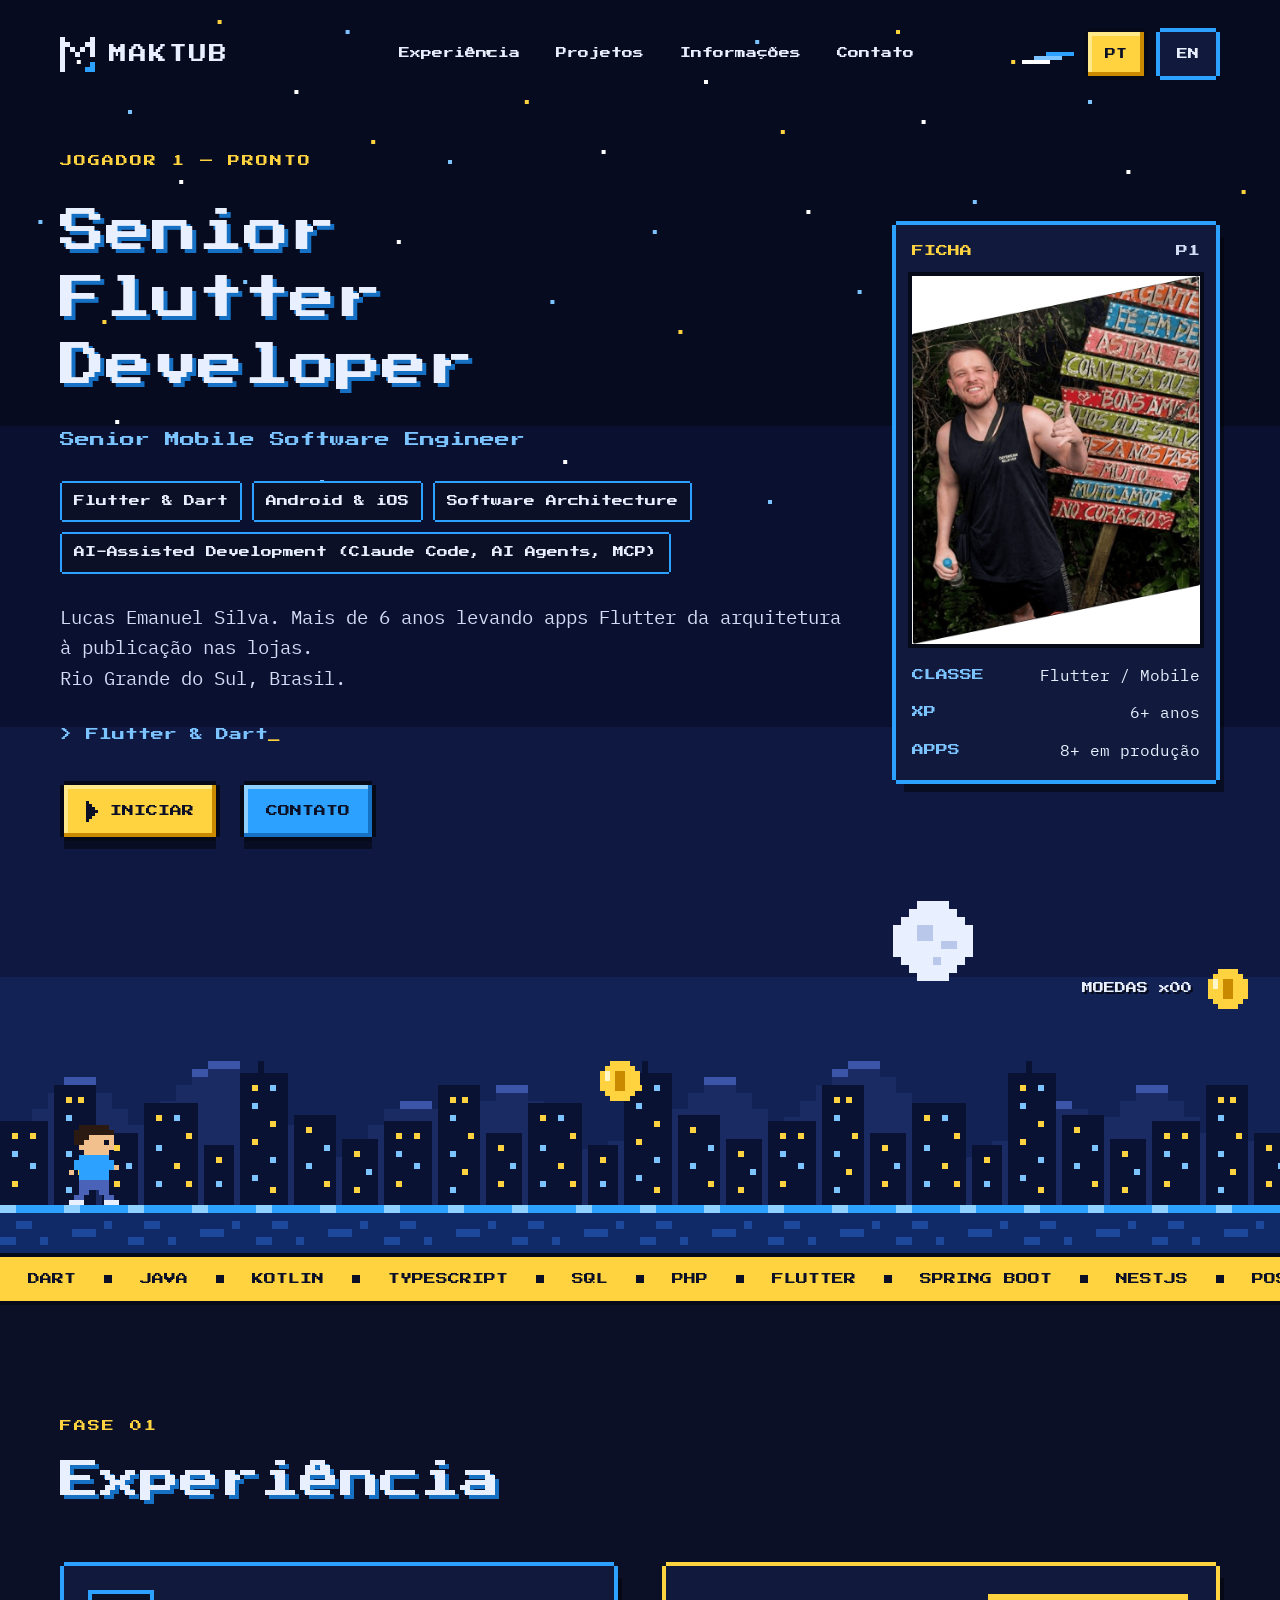
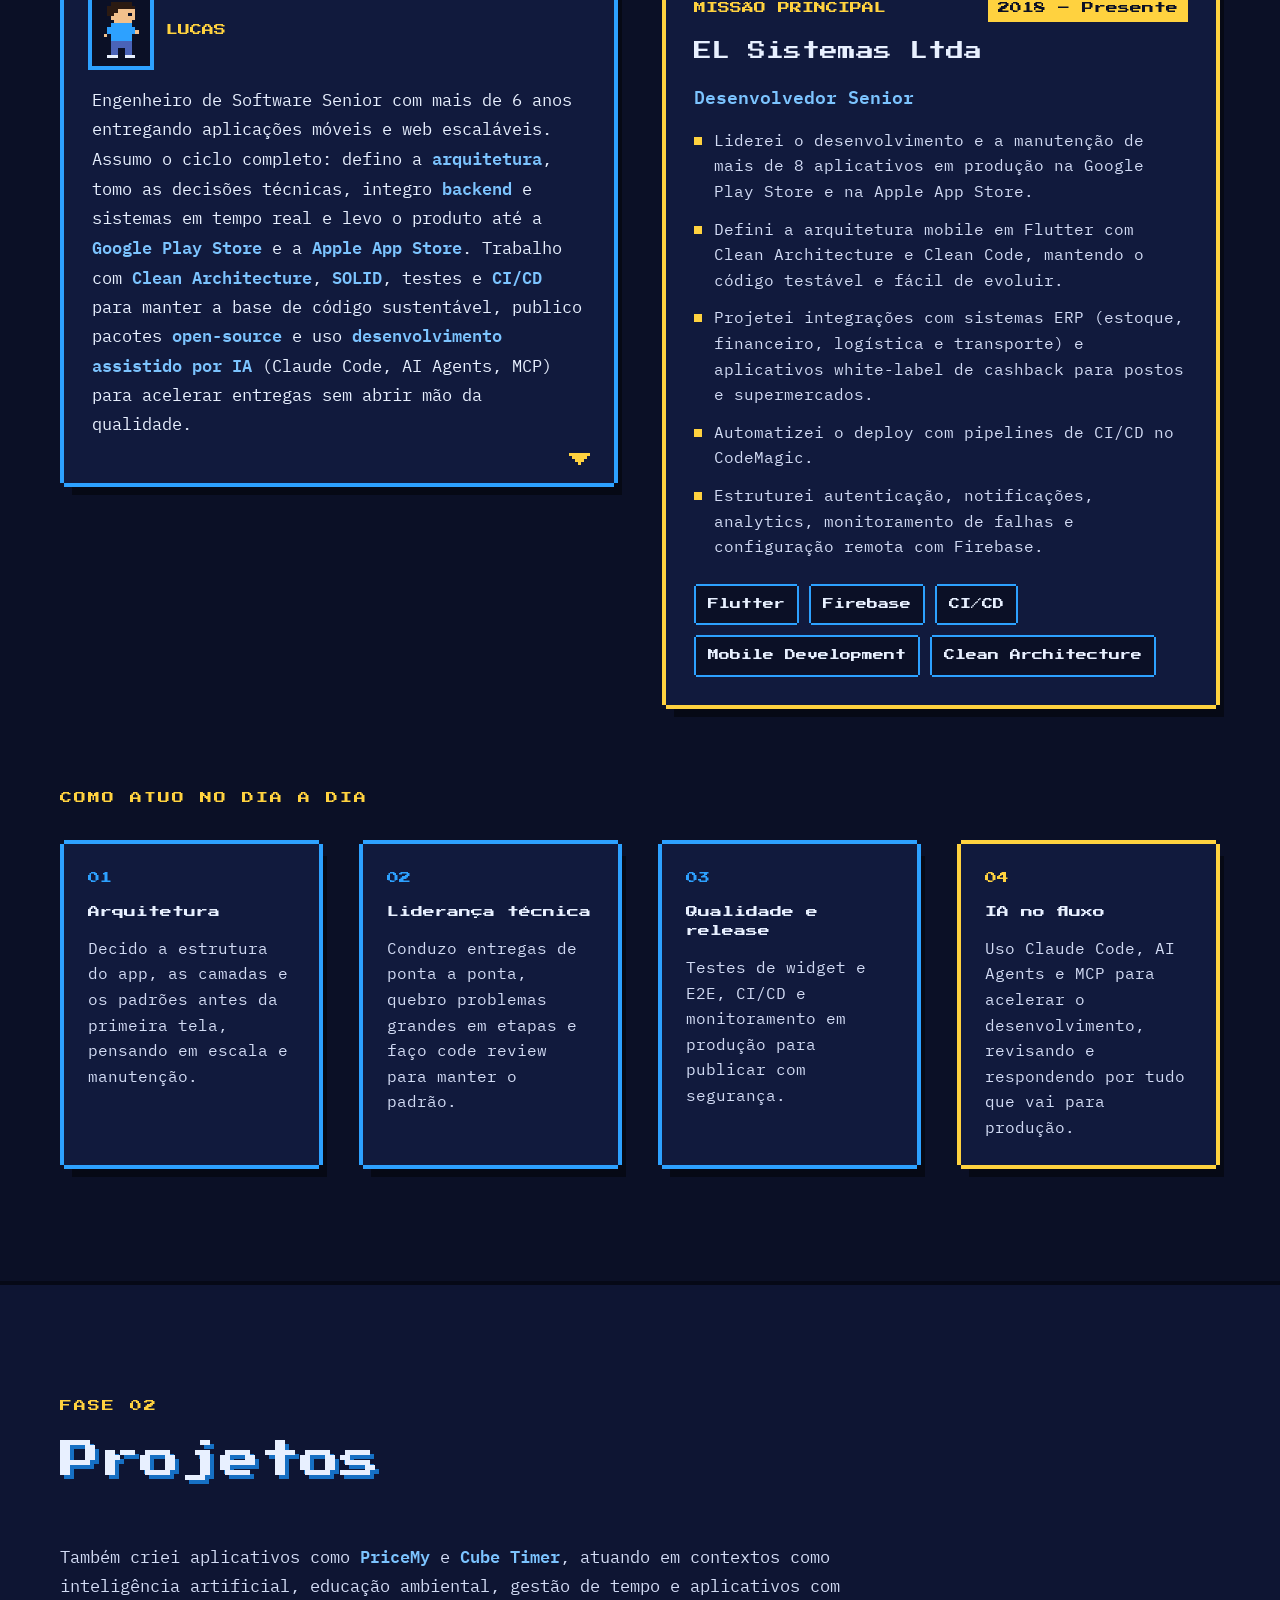
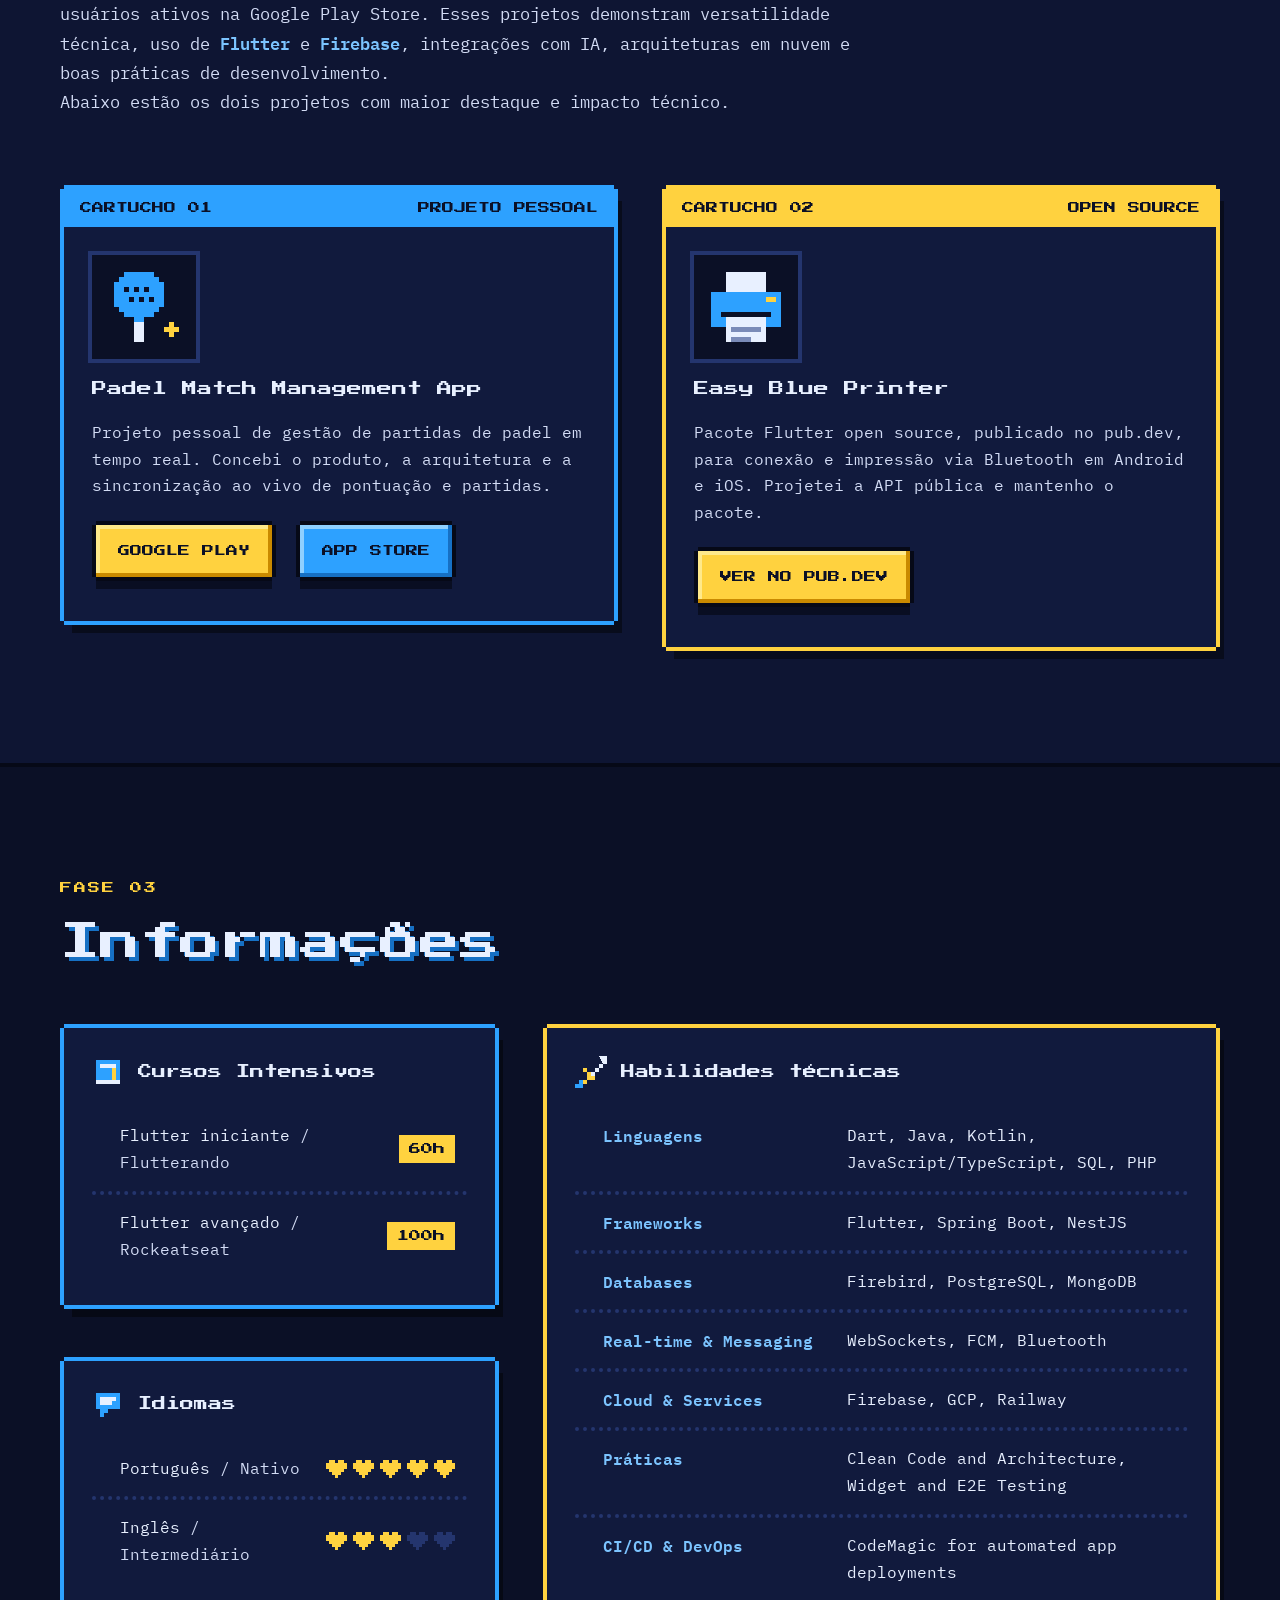
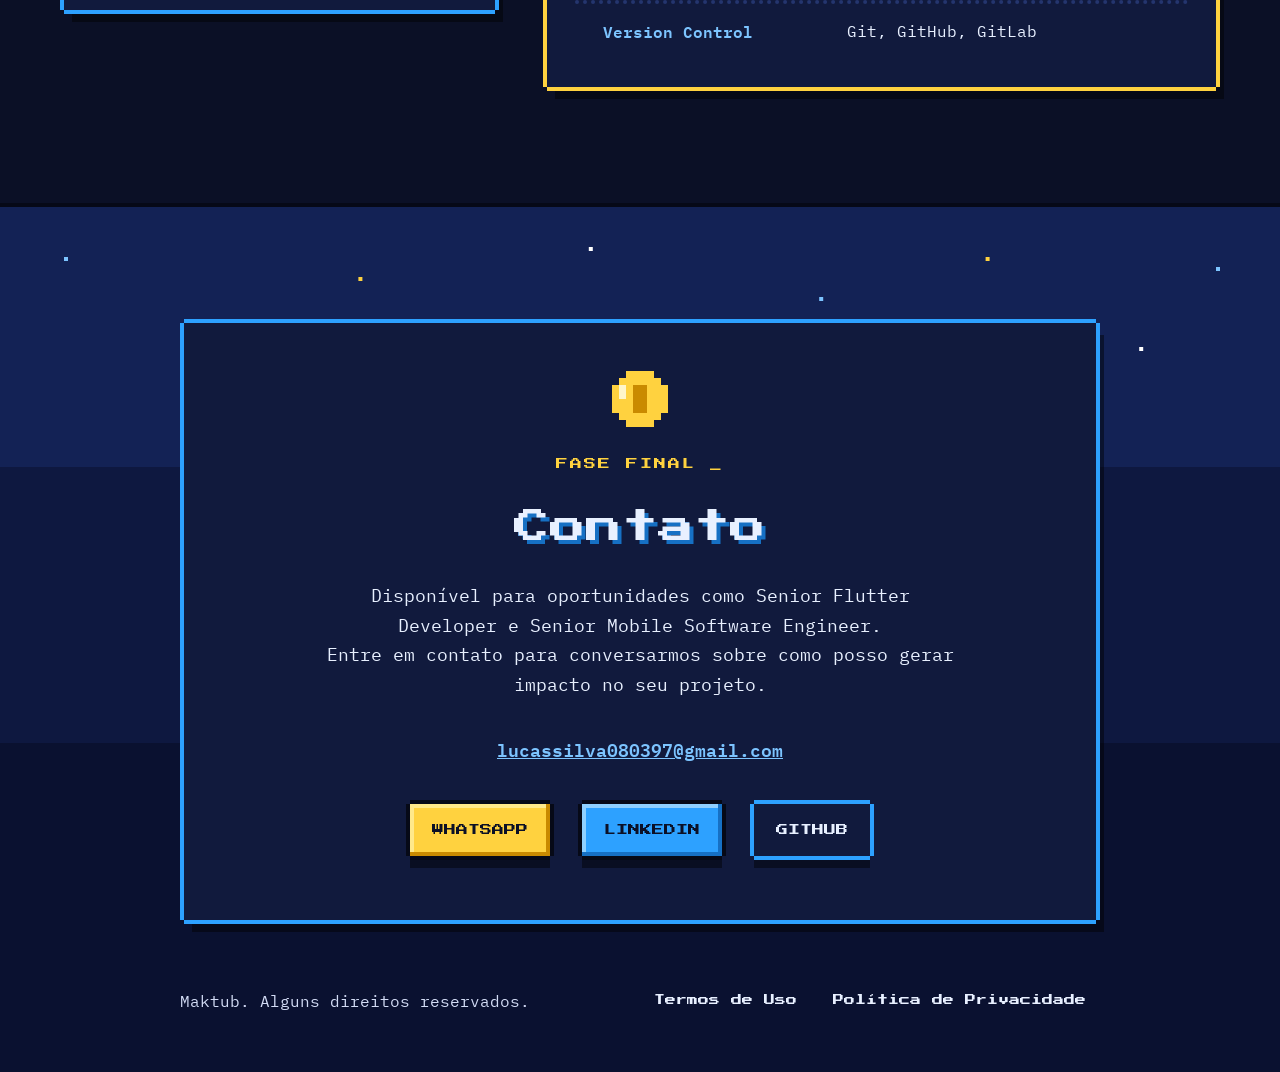
<file: index.html>
<!DOCTYPE html>
<html lang="pt-br" class="lang-pt">

<head>
  <meta charset="UTF-8">
  <meta name="viewport" content="width=device-width, initial-scale=1.0">
  <title>Maktub - Senior Flutter Developer</title>
  <meta name="description" content="Lucas Emanuel Silva — Senior Flutter Developer | Senior Mobile Software Engineer | Flutter & Dart | Android & iOS | Software Architecture | AI-Assisted Development">
  <link rel="icon" href="./img/favicon.svg" type="image/svg+xml">
  <link rel="stylesheet" href="./css/pixel.min.css">
  <link rel="preconnect" href="https://fonts.googleapis.com">
  <link rel="preconnect" href="https://fonts.gstatic.com" crossorigin>
  <link href="https://fonts.googleapis.com/css2?family=Press+Start+2P&family=IBM+Plex+Mono:wght@400;600&display=swap" rel="stylesheet">
  <script src="./js/idioma.js"></script>
</head>

<body>
  <svg class="simbolos" aria-hidden="true">
    <defs>
      <symbol id="moeda" viewBox="0 0 8 8">
        <path fill="#FFD23F" d="M2 0h4v1h-4zM1 1h6v1h-6zM0 2h8v4h-8zM1 6h6v1h-6zM2 7h4v1h-4z" />
        <path fill="#c98a00" d="M3 2h2v4h-2z" />
        <path fill="#fff6c9" d="M1 2h1v2h-1z" />
      </symbol>
      <symbol id="coracao" viewBox="0 0 7 6">
        <path d="M1 0h2v1h-2zM4 0h2v1h-2zM0 1h7v2h-7zM1 3h5v1h-5zM2 4h3v1h-3zM3 5h1v1h-1z" />
      </symbol>
    </defs>
  </svg>

  <div class="abertura" id="topo" data-pausar>
    <div class="estrelas estrelas-1" aria-hidden="true"></div>
    <div class="estrelas estrelas-2" aria-hidden="true"></div>
    <div class="estrelas estrelas-3" aria-hidden="true"></div>
    <div class="cadente" aria-hidden="true"></div>

    <header class="header">
      <a class="marca animar animar-esquerda" href="#topo" aria-label="Maktub">
        <svg class="pixel" aria-hidden="true" viewBox="0 0 7 7" width="35" height="35">
          <path fill="#E8F0FF" d="M0 0h1v7h-1zM1 1h1v1h-1zM2 2h1v1h-1zM3 3h1v1h-1zM4 2h1v1h-1zM5 1h1v1h-1zM6 0h1v4h-1z" />
          <path fill="#2DA1FF" d="M6 5h1v2h-1zM5 6h1v1h-1z" />
        </svg>
        <span class="marca-nome">MAKTUB</span>
      </a>
      <nav aria-label="Seções">
        <ul class="header-menu">
          <li class="animar"><a class="menu-link" href="#experiencia"><span class="pt">Experiência</span><span class="en">Experience</span></a></li>
          <li class="animar"><a class="menu-link" href="#projetos"><span class="pt">Projetos</span><span class="en">Projects</span></a></li>
          <li class="animar"><a class="menu-link" href="#informacoes"><span class="pt">Informações</span><span class="en">Information</span></a></li>
          <li class="animar"><a class="menu-link" href="#contato"><span class="pt">Contato</span><span class="en">Contact</span></a></li>
        </ul>
      </nav>
      <div class="idioma animar animar-direita" role="group" aria-label="Idioma / Language">
        <button type="button" class="idioma-btn ativo" data-idioma="pt" aria-pressed="true" aria-label="Português">PT</button>
        <button type="button" class="idioma-btn" data-idioma="en" aria-pressed="false" aria-label="English">EN</button>
      </div>
    </header>

    <main class="introducao">
      <div class="introducao-texto">
        <p class="rotulo animar"><span class="pt">JOGADOR 1 — PRONTO</span><span class="en">PLAYER 1 — READY</span></p>
        <h1 class="animar">Senior<br>Flutter<br>Developer</h1>
        <p class="introducao-cargo animar">Senior Mobile Software Engineer</p>
        <ul class="etiquetas animar">
          <li class="etiqueta">Flutter &amp; Dart</li>
          <li class="etiqueta">Android &amp; iOS</li>
          <li class="etiqueta">Software Architecture</li>
          <li class="etiqueta">AI-Assisted Development (Claude Code, AI Agents, MCP)</li>
        </ul>
        <p class="introducao-resumo animar"><span class="pt">Lucas Emanuel Silva. Mais de 6 anos levando apps Flutter da arquitetura à publicação nas lojas.<br>Rio Grande do Sul, Brasil.</span><span class="en">Lucas Emanuel Silva. 6+ years taking Flutter apps from architecture to store release.<br>Rio Grande do Sul, Brazil.</span></p>
        <p class="digitacao animar" aria-hidden="true">&gt; <span id="digitacao"></span><span class="cursor">_</span></p>
        <div class="botoes animar">
          <a class="botao" href="#experiencia">
            <svg class="pixel" aria-hidden="true" viewBox="0 0 4 7" width="12" height="21">
              <path fill="#0b1026" d="M0 0h1v7h-1zM1 1h1v5h-1zM2 2h1v3h-1zM3 3h1v1h-1z" />
            </svg>
            <span class="pt">INICIAR</span><span class="en">START</span>
          </a>
          <a class="botao botao-azul" href="#contato"><span class="pt">CONTATO</span><span class="en">CONTACT</span></a>
        </div>
      </div>

      <div class="ficha-area animar animar-direita">
        <div class="caixa ficha flutuante-1">
          <div class="ficha-topo">
            <span><span class="pt">FICHA</span><span class="en">PROFILE</span></span>
            <span class="suave">P1</span>
          </div>
          <img src="./img/perfil.jpg" alt="Foto de Lucas Emanuel Silva" width="674" height="862" class="foto-perfil">
          <div class="ficha-dados">
            <div class="ficha-linha">
              <span class="ficha-chave"><span class="pt">CLASSE</span><span class="en">CLASS</span></span>
              <span class="ficha-valor">Flutter / Mobile</span>
            </div>
            <div class="ficha-linha">
              <span class="ficha-chave">XP</span>
              <span class="ficha-valor"><span class="pt">6+ anos</span><span class="en">6+ years</span></span>
            </div>
            <div class="ficha-linha">
              <span class="ficha-chave">APPS</span>
              <span class="ficha-valor"><span class="pt">8+ em produção</span><span class="en">8+ in production</span></span>
            </div>
          </div>
        </div>
      </div>
    </main>

    <div class="cena">
      <svg class="pixel cena-lua" aria-hidden="true" viewBox="0 0 10 10" width="80" height="80">
        <path fill="#E8F0FF" d="M3 0h4v1h-4zM2 1h6v1h-6zM1 2h8v1h-8zM0 3h10v4h-10zM1 7h8v1h-8zM2 8h6v1h-6zM3 9h4v1h-4z" />
        <path fill="#b9c7ea" d="M3 3h2v2h-2zM6 5h2v1h-2zM5 7h1v1h-1z" />
      </svg>

      <div class="cena-camada cena-montanhas" aria-hidden="true">
      <svg class="pixel">
        <defs>
          <pattern id="padrao-montanhas" width="640" height="160" patternUnits="userSpaceOnUse">
            <g transform="scale(8)">
              <path fill="#1a2a63" d="M0 20V12h2v-2h2v-2h2v-2h2v-2h4v2h2v2h2v2h2v-1h2v-2h2v-2h2v-2h2v-1h4v2h2v2h2v2h2v2h2v2h2v2h4v-2h2v-2h2v-2h2v-1h4v1h2v2h2v-1h2v-2h2v-2h4v2h2v2h2v2h2v2h4v-1h4V20z" />
              <path fill="#3b55a8" d="M8 4h4v1h-4zM26 2h4v1h-4zM24 3h2v1h-2zM62 5h4v1h-4zM50 7h4v1h-4z" />
            </g>
          </pattern>
        </defs>
        <rect width="100%" height="100%" fill="url(#padrao-montanhas)" />
      </svg>
      </div>

      <div class="cena-camada cena-cidade" aria-hidden="true">
      <svg class="pixel">
        <defs>
          <pattern id="padrao-cidade" width="384" height="144" patternUnits="userSpaceOnUse">
            <g transform="scale(6)">
              <path fill="#0a1233" d="M0 10h8v14h-8zM9 4h7v20h-7zM17 12h6v12h-6zM24 7h9v17h-9zM34 14h5v10h-5zM40 2h8v22h-8zM43 0h1v2h-1zM49 9h7v15h-7zM57 13h6v11h-6z" />
              <path fill="#FFD23F" d="M2 12h1v1h-1zM5 12h1v1h-1zM2 20h1v1h-1zM11 6h1v1h-1zM13 6h1v1h-1zM14 12h1v1h-1zM13 18h1v1h-1zM19 14h1v1h-1zM19 20h1v1h-1zM26 9h1v1h-1zM31 12h1v1h-1zM29 17h1v1h-1zM31 20h1v1h-1zM36 16h1v1h-1zM42 4h1v1h-1zM45 10h1v1h-1zM42 13h1v1h-1zM45 21h1v1h-1zM51 11h1v1h-1zM54 20h1v1h-1zM59 15h1v1h-1zM59 21h1v1h-1z" />
              <path class="cena-janelas" fill="#7cc4ff" d="M2 15h1v1h-1zM5 17h1v1h-1zM11 9h1v1h-1zM11 15h1v1h-1zM11 21h1v1h-1zM21 17h1v1h-1zM29 9h1v1h-1zM26 14h1v1h-1zM26 20h1v1h-1zM36 20h1v1h-1zM45 4h1v1h-1zM42 7h1v1h-1zM45 16h1v1h-1zM42 19h1v1h-1zM54 14h1v1h-1zM51 17h1v1h-1zM61 18h1v1h-1z" />
            </g>
          </pattern>
        </defs>
        <rect width="100%" height="100%" fill="url(#padrao-cidade)" />
      </svg>
      </div>

      <div class="cena-camada cena-chao" aria-hidden="true">
      <svg class="pixel">
        <defs>
          <pattern id="padrao-chao" width="128" height="48" patternUnits="userSpaceOnUse">
            <g transform="scale(8)">
              <path fill="#2DA1FF" d="M0 0h16v1h-16z" />
              <path fill="#8fd0ff" d="M0 0h2v1h-2zM8 0h2v1h-2z" />
              <path fill="#0f2a66" d="M0 1h16v5h-16z" />
              <path fill="#1c479b" d="M2 2h2v1h-2zM9 3h3v1h-3zM5 4h1v1h-1zM13 2h1v1h-1zM0 4h2v1h-2z" />
            </g>
          </pattern>
        </defs>
        <rect width="100%" height="100%" fill="url(#padrao-chao)" />
      </svg>
      </div>

      <div class="cena-moeda" aria-hidden="true">
        <div class="cena-moeda-some">
          <svg class="pixel moeda-gira" width="40" height="40"><use href="#moeda" /></svg>
        </div>
      </div>
      <div class="cena-mais" aria-hidden="true">+1</div>

      <div class="cena-personagem" aria-hidden="true">
        <div class="cena-personagem-quadro">
          <svg class="pixel" viewBox="0 0 24 16" width="120" height="80">
            <path fill="#2b1a12" d="M3 0h6v1h-6zM2 1h8v1h-8zM2 2h3v1h-3zM2 3h2v1h-2zM15 0h6v1h-6zM14 1h8v1h-8zM14 2h3v1h-3zM14 3h2v1h-2z" />
            <path fill="#f2c08c" d="M5 2h5v1h-5zM4 3h6v1h-6zM3 4h7v1h-7zM4 5h5v1h-5zM17 2h5v1h-5zM16 3h6v1h-6zM15 4h7v1h-7zM16 5h5v1h-5z" />
            <path fill="#0b1026" d="M8 3h1v1h-1zM20 3h1v1h-1z" />
            <path fill="#2DA1FF" d="M3 6h6v1h-6zM2 7h8v2h-8zM3 9h6v2h-6zM15 6h6v1h-6zM14 7h8v2h-8zM15 9h6v2h-6z" />
            <path fill="#f2c08c" d="M1 9h1v1h-1zM10 8h1v1h-1zM15 10h1v1h-1zM20 10h1v1h-1z" />
            <path fill="#4a63b8" d="M3 11h6v2h-6zM3 13h2v1h-2zM7 13h2v1h-2zM2 14h2v1h-2zM8 14h2v1h-2zM15 11h6v2h-6zM16 13h4v2h-4z" />
            <path fill="#E8F0FF" d="M1 15h3v1h-3zM8 15h3v1h-3zM16 15h5v1h-5z" />
          </svg>
        </div>
      </div>

      <div class="placar">
        <span><span class="pt">MOEDAS</span><span class="en">COINS</span> x<span id="moedasTotal">00</span></span>
        <button type="button" class="placar-moeda" id="moedaBtn" aria-label="Coletar moeda">
          <svg class="pixel" aria-hidden="true" width="40" height="40"><use href="#moeda" /></svg>
        </button>
      </div>
    </div>
  </div>

  <div class="letreiro" data-pausar aria-hidden="true">
    <div class="letreiro-trilho">
      <ul>
        <li>DART</li><li>JAVA</li><li>KOTLIN</li><li>TYPESCRIPT</li><li>SQL</li><li>PHP</li><li>FLUTTER</li><li>SPRING BOOT</li><li>NESTJS</li><li>POSTGRESQL</li><li>MONGODB</li><li>FIREBASE</li>
      </ul>
      <ul>
        <li>DART</li><li>JAVA</li><li>KOTLIN</li><li>TYPESCRIPT</li><li>SQL</li><li>PHP</li><li>FLUTTER</li><li>SPRING BOOT</li><li>NESTJS</li><li>POSTGRESQL</li><li>MONGODB</li><li>FIREBASE</li>
      </ul>
    </div>
  </div>

  <section class="secao experiencia" id="experiencia" aria-label="Experiência">
    <div class="secao-container">
      <div class="secao-titulo animar animar-esquerda">
        <p class="rotulo"><span class="pt">FASE 01</span><span class="en">LEVEL 01</span></p>
        <h2 class="subtitulo"><span class="pt">Experiência</span><span class="en">Experience</span></h2>
      </div>

      <div class="experiencia-grade">
        <div class="animar">
          <div class="caixa dialogo">
            <div class="dialogo-topo">
              <div class="dialogo-avatar">
                <svg class="pixel" aria-hidden="true" viewBox="0 0 12 16" width="42" height="56">
                  <path fill="#2b1a12" d="M3 0h6v1h-6zM2 1h8v1h-8zM2 2h3v1h-3zM2 3h2v1h-2z" />
                  <path fill="#f2c08c" d="M5 2h5v1h-5zM4 3h6v1h-6zM3 4h7v1h-7zM4 5h5v1h-5zM1 9h1v1h-1zM10 8h1v1h-1z" />
                  <path fill="#0b1026" d="M8 3h1v1h-1z" />
                  <path fill="#2DA1FF" d="M3 6h6v1h-6zM2 7h8v2h-8zM3 9h6v2h-6z" />
                  <path fill="#4a63b8" d="M3 11h6v2h-6zM3 13h2v2h-2zM7 13h2v2h-2z" />
                  <path fill="#E8F0FF" d="M2 15h3v1h-3zM7 15h3v1h-3z" />
                </svg>
              </div>
              <span class="dialogo-nome">LUCAS</span>
            </div>
            <p class="experiencia-texto"><span class="pt">Engenheiro de Software Senior com mais de 6 anos entregando aplicações móveis e web escaláveis. Assumo o ciclo completo: defino a <strong>arquitetura</strong>, tomo as decisões técnicas, integro <strong>backend</strong> e sistemas em tempo real e levo o produto até a <strong>Google Play Store</strong> e a <strong>Apple App Store</strong>. Trabalho com <strong>Clean Architecture</strong>, <strong>SOLID</strong>, testes e <strong>CI/CD</strong> para manter a base de código sustentável, publico pacotes <strong>open-source</strong> e uso <strong>desenvolvimento assistido por IA</strong> (Claude Code, AI Agents, MCP) para acelerar entregas sem abrir mão da qualidade.</span><span class="en">Senior Software Engineer with 6+ years shipping scalable mobile and web applications. I own the full cycle: I define the <strong>architecture</strong>, make the technical calls, integrate <strong>backend</strong> and real-time systems, and take the product all the way to the <strong>Google Play Store</strong> and the <strong>Apple App Store</strong>. I work with <strong>Clean Architecture</strong>, <strong>SOLID</strong>, testing and <strong>CI/CD</strong> to keep the codebase sustainable, publish <strong>open-source</strong> packages, and use <strong>AI-assisted development</strong> (Claude Code, AI Agents, MCP) to ship faster without giving up quality.</span></p>
            <svg class="pixel cursor dialogo-seta" aria-hidden="true" viewBox="0 0 7 4" width="21" height="12">
              <path fill="#FFD23F" d="M0 0h7v1h-7zM1 1h5v1h-5zM2 2h3v1h-3zM3 3h1v1h-1z" />
            </svg>
          </div>
        </div>

        <div class="animar">
          <div class="caixa caixa-dourada empresa">
            <div class="empresa-topo">
              <span class="empresa-missao"><span class="pt">MISSÃO PRINCIPAL</span><span class="en">MAIN QUEST</span></span>
              <span class="selo empresa-ano"><span class="pt">2018 – Presente</span><span class="en">2018 – Present</span></span>
            </div>
            <h3 class="empresa-titulo">EL Sistemas Ltda</h3>
            <p class="empresa-cargo"><span class="pt">Desenvolvedor Senior</span><span class="en">Senior Developer</span></p>
            <ul class="empresa-feitos pt">
              <li>Liderei o desenvolvimento e a manutenção de mais de 8 aplicativos em produção na Google Play Store e na Apple App Store.</li>
              <li>Defini a arquitetura mobile em Flutter com Clean Architecture e Clean Code, mantendo o código testável e fácil de evoluir.</li>
              <li>Projetei integrações com sistemas ERP (estoque, financeiro, logística e transporte) e aplicativos white-label de cashback para postos e supermercados.</li>
              <li>Automatizei o deploy com pipelines de CI/CD no CodeMagic.</li>
              <li>Estruturei autenticação, notificações, analytics, monitoramento de falhas e configuração remota com Firebase.</li>
            </ul>
            <ul class="empresa-feitos en">
              <li>Led the development and maintenance of 8+ production apps on the Google Play Store and the Apple App Store.</li>
              <li>Defined the Flutter mobile architecture with Clean Architecture and Clean Code, keeping the code testable and easy to evolve.</li>
              <li>Designed integrations with ERP systems (inventory, finance, logistics and transportation) and white-label cashback apps for gas stations and supermarkets.</li>
              <li>Automated deployment with CI/CD pipelines on CodeMagic.</li>
              <li>Set up authentication, notifications, analytics, crash monitoring and remote config with Firebase.</li>
            </ul>
            <ul class="etiquetas empresa-habilidades">
              <li class="etiqueta">Flutter</li>
              <li class="etiqueta">Firebase</li>
              <li class="etiqueta">CI/CD</li>
              <li class="etiqueta">Mobile Development</li>
              <li class="etiqueta">Clean Architecture</li>
            </ul>
          </div>
        </div>
      </div>

      <div class="atuacao">
        <p class="rotulo animar animar-esquerda"><span class="pt">COMO ATUO NO DIA A DIA</span><span class="en">HOW I WORK DAY TO DAY</span></p>
        <ul class="atuacao-lista">
          <li class="animar">
            <div class="caixa atuacao-item">
              <span class="atuacao-numero">01</span>
              <h3><span class="pt">Arquitetura</span><span class="en">Architecture</span></h3>
              <p><span class="pt">Decido a estrutura do app, as camadas e os padrões antes da primeira tela, pensando em escala e manutenção.</span><span class="en">I decide the app structure, layers and patterns before the first screen, with scale and maintenance in mind.</span></p>
            </div>
          </li>
          <li class="animar">
            <div class="caixa atuacao-item">
              <span class="atuacao-numero">02</span>
              <h3><span class="pt">Liderança técnica</span><span class="en">Technical leadership</span></h3>
              <p><span class="pt">Conduzo entregas de ponta a ponta, quebro problemas grandes em etapas e faço code review para manter o padrão.</span><span class="en">I drive deliveries end to end, break large problems into steps and review code to keep the standard high.</span></p>
            </div>
          </li>
          <li class="animar">
            <div class="caixa atuacao-item">
              <span class="atuacao-numero">03</span>
              <h3><span class="pt">Qualidade e release</span><span class="en">Quality &amp; release</span></h3>
              <p><span class="pt">Testes de widget e E2E, CI/CD e monitoramento em produção para publicar com segurança.</span><span class="en">Widget and E2E testing, CI/CD and production monitoring to ship with confidence.</span></p>
            </div>
          </li>
          <li class="animar">
            <div class="caixa caixa-dourada atuacao-item">
              <span class="atuacao-numero">04</span>
              <h3><span class="pt">IA no fluxo</span><span class="en">AI in the workflow</span></h3>
              <p><span class="pt">Uso Claude Code, AI Agents e MCP para acelerar o desenvolvimento, revisando e respondendo por tudo que vai para produção.</span><span class="en">I use Claude Code, AI Agents and MCP to speed up development, reviewing and owning everything that reaches production.</span></p>
            </div>
          </li>
        </ul>
      </div>
    </div>
  </section>

  <section class="secao projetos" id="projetos" aria-label="Projetos">
    <div class="secao-container">
      <div class="secao-titulo animar animar-esquerda">
        <p class="rotulo"><span class="pt">FASE 02</span><span class="en">LEVEL 02</span></p>
        <h2 class="subtitulo"><span class="pt">Projetos</span><span class="en">Projects</span></h2>
      </div>

      <p class="projetos-texto animar"><span class="pt">Também criei aplicativos como <strong>PriceMy</strong> e <strong>Cube Timer</strong>, atuando em contextos como inteligência artificial, educação ambiental, gestão de tempo e aplicativos com usuários ativos na Google Play Store. Esses projetos demonstram versatilidade técnica, uso de <strong>Flutter</strong> e <strong>Firebase</strong>, integrações com IA, arquiteturas em nuvem e boas práticas de desenvolvimento.<br>Abaixo estão os dois projetos com maior destaque e impacto técnico.</span><span class="en">I have also built apps such as <strong>PriceMy</strong> and <strong>Cube Timer</strong>, working across artificial intelligence, environmental education, time management and apps with active users on the Google Play Store. These projects show technical range, use of <strong>Flutter</strong> and <strong>Firebase</strong>, AI integrations, cloud architectures and solid engineering practices.<br>Below are the two projects with the greatest visibility and technical impact.</span></p>

      <ul class="app-lista">
        <li class="animar animar-zoom">
          <div class="flutuante-1">
            <div class="caixa cartucho">
              <div class="cartucho-faixa">
                <span><span class="pt">CARTUCHO 01</span><span class="en">CARTRIDGE 01</span></span>
                <span><span class="pt">PROJETO PESSOAL</span><span class="en">PERSONAL PROJECT</span></span>
              </div>
              <div class="cartucho-corpo">
                <div class="cartucho-icone">
                  <svg class="pixel" aria-hidden="true" viewBox="0 0 16 16" width="80" height="80">
                    <path fill="#2DA1FF" d="M4 1h6v1h-6zM3 2h8v1h-8zM2 3h10v5h-10zM3 8h8v1h-8zM4 9h6v1h-6zM6 10h2v1h-2z" />
                    <path fill="#0b1026" d="M4 4h1v1h-1zM6 4h1v1h-1zM8 4h1v1h-1zM5 6h1v1h-1zM7 6h1v1h-1zM9 6h1v1h-1z" />
                    <path fill="#E8F0FF" d="M6 11h2v4h-2z" />
                    <path fill="#FFD23F" d="M12 12h3v1h-3zM13 11h1v3h-1z" />
                  </svg>
                </div>
                <h3 class="app-titulo">Padel Match Management App</h3>
                <p class="app-texto"><span class="pt">Projeto pessoal de gestão de partidas de padel em tempo real. Concebi o produto, a arquitetura e a sincronização ao vivo de pontuação e partidas.</span><span class="en">Personal project for real-time padel match management. I designed the product, the architecture and the live sync of scores and matches.</span></p>
                <div class="botoes">
                  <a class="botao" href="https://play.google.com/store/apps/details?id=com.maktub.padelmatch" target="_blank" rel="noopener noreferrer" aria-label="Padel Match no Google Play">GOOGLE PLAY</a>
                  <a class="botao botao-azul" href="https://apps.apple.com/us/app/padel-match/id6758677332" target="_blank" rel="noopener noreferrer" aria-label="Padel Match na App Store">APP STORE</a>
                </div>
              </div>
            </div>
          </div>
        </li>
        <li class="animar animar-zoom">
          <div class="flutuante-2">
            <div class="caixa caixa-dourada cartucho">
              <div class="cartucho-faixa">
                <span><span class="pt">CARTUCHO 02</span><span class="en">CARTRIDGE 02</span></span>
                <span>OPEN SOURCE</span>
              </div>
              <div class="cartucho-corpo">
                <div class="cartucho-icone">
                  <svg class="pixel" aria-hidden="true" viewBox="0 0 16 16" width="80" height="80">
                    <path fill="#E8F0FF" d="M4 1h8v4h-8zM4 10h8v5h-8z" />
                    <path fill="#2DA1FF" d="M1 5h14v7h-3v-2h-8v2h-3z" />
                    <path fill="#0b1026" d="M3 9h10v1h-10z" />
                    <path fill="#FFD23F" d="M12 6h2v1h-2z" />
                    <path fill="#7a8bb8" d="M5 12h6v1h-6zM5 14h4v1h-4z" />
                  </svg>
                </div>
                <h3 class="app-titulo">Easy Blue Printer</h3>
                <p class="app-texto"><span class="pt">Pacote Flutter open source, publicado no pub.dev, para conexão e impressão via Bluetooth em Android e iOS. Projetei a API pública e mantenho o pacote.</span><span class="en">Open-source Flutter package, published on pub.dev, for Bluetooth connection and printing on Android and iOS. I designed the public API and maintain the package.</span></p>
                <div class="botoes">
                  <a class="botao" href="https://pub.dev/packages/easy_blue_printer" target="_blank" rel="noopener noreferrer"><span class="pt">VER NO PUB.DEV</span><span class="en">VIEW ON PUB.DEV</span></a>
                </div>
              </div>
            </div>
          </div>
        </li>
      </ul>
    </div>
  </section>

  <section class="secao informacoes" id="informacoes" aria-label="Informações">
    <div class="secao-container">
      <div class="secao-titulo animar animar-esquerda">
        <p class="rotulo"><span class="pt">FASE 03</span><span class="en">LEVEL 03</span></p>
        <h2 class="subtitulo"><span class="pt">Informações</span><span class="en">Information</span></h2>
      </div>

      <div class="formacao">
        <div class="formacao-coluna">
          <div class="animar">
            <div class="caixa cursos">
              <div class="formacao-topo">
                <svg class="pixel" aria-hidden="true" viewBox="0 0 8 8" width="32" height="32">
                  <path fill="#2DA1FF" d="M1 1h6v6h-6z" />
                  <path fill="#E8F0FF" d="M2 2h4v1h-4zM1 6h6v1h-6z" />
                  <path fill="#FFD23F" d="M5 3h1v3h-1z" />
                </svg>
                <h3 class="caixa-titulo"><span class="pt">Cursos Intensivos</span><span class="en">Intensive Courses</span></h3>
              </div>
              <ul>
                <li class="linha linha-entre">
                  <span><span class="pt">Flutter iniciante</span><span class="en">Flutter beginner</span> <span class="suave plataforma">/ Flutterando</span></span>
                  <span class="selo">60h</span>
                </li>
                <li class="linha linha-entre">
                  <span><span class="pt">Flutter avançado</span><span class="en">Advanced Flutter</span> <span class="suave plataforma">/ Rockeatseat</span></span>
                  <span class="selo">100h</span>
                </li>
              </ul>
            </div>
          </div>

          <div class="animar">
            <div class="caixa idiomas">
              <div class="formacao-topo">
                <svg class="pixel" aria-hidden="true" viewBox="0 0 8 8" width="32" height="32">
                  <path fill="#2DA1FF" d="M1 1h6v4h-6zM2 5h2v1h-2zM2 6h1v1h-1z" />
                  <path fill="#E8F0FF" d="M2 2h4v1h-4zM2 3h3v1h-3z" />
                </svg>
                <h3 class="caixa-titulo"><span class="pt">Idiomas</span><span class="en">Languages</span></h3>
              </div>
              <ul>
                <li class="linha linha-entre">
                  <span><span class="pt">Português</span><span class="en">Portuguese</span> <span class="suave">/ <span class="pt">Nativo</span><span class="en">Native</span></span></span>
                  <span class="coracoes" aria-hidden="true">
                    <svg class="pixel coracao cheio"><use href="#coracao" /></svg>
                    <svg class="pixel coracao cheio"><use href="#coracao" /></svg>
                    <svg class="pixel coracao cheio"><use href="#coracao" /></svg>
                    <svg class="pixel coracao cheio"><use href="#coracao" /></svg>
                    <svg class="pixel coracao cheio"><use href="#coracao" /></svg>
                  </span>
                </li>
                <li class="linha linha-entre">
                  <span><span class="pt">Inglês</span><span class="en">English</span> <span class="suave">/ <span class="pt">Intermediário</span><span class="en">Intermediate</span></span></span>
                  <span class="coracoes" aria-hidden="true">
                    <svg class="pixel coracao cheio"><use href="#coracao" /></svg>
                    <svg class="pixel coracao cheio"><use href="#coracao" /></svg>
                    <svg class="pixel coracao cheio"><use href="#coracao" /></svg>
                    <svg class="pixel coracao"><use href="#coracao" /></svg>
                    <svg class="pixel coracao"><use href="#coracao" /></svg>
                  </span>
                </li>
              </ul>
            </div>
          </div>
        </div>

        <div class="formacao-habilidades animar animar-direita">
          <div class="caixa caixa-dourada habilidades">
            <div class="formacao-topo">
              <svg class="pixel" aria-hidden="true" viewBox="0 0 8 8" width="32" height="32">
                <path fill="#E8F0FF" d="M6 0h2v2h-1v1h-1v1h-1v1h-1v-1h1v-1h1v-1h1z" />
                <path fill="#FFD23F" d="M2 3h1v1h1v1h1v1h-1v-1h-1v-1h-1zM3 5h1v1h-1zM2 6h1v1h-1z" />
                <path fill="#2DA1FF" d="M0 7h2v1h-2zM1 6h1v1h-1z" />
              </svg>
              <h3 class="caixa-titulo"><span class="pt">Habilidades técnicas</span><span class="en">Technical skills</span></h3>
            </div>
            <ul>
              <li class="linha"><span class="habilidades-chave"><span class="pt">Linguagens</span><span class="en">Languages</span></span> <span class="habilidades-valor">Dart, Java, Kotlin, JavaScript/TypeScript, SQL, PHP</span></li>
              <li class="linha"><span class="habilidades-chave">Frameworks</span> <span class="habilidades-valor">Flutter, Spring Boot, NestJS</span></li>
              <li class="linha"><span class="habilidades-chave">Databases</span> <span class="habilidades-valor">Firebird, PostgreSQL, MongoDB</span></li>
              <li class="linha"><span class="habilidades-chave">Real-time &amp; Messaging</span> <span class="habilidades-valor">WebSockets, FCM, Bluetooth</span></li>
              <li class="linha"><span class="habilidades-chave">Cloud &amp; Services</span> <span class="habilidades-valor">Firebase, GCP, Railway</span></li>
              <li class="linha"><span class="habilidades-chave"><span class="pt">Práticas</span><span class="en">Practices</span></span> <span class="habilidades-valor">Clean Code and Architecture, Widget and E2E Testing</span></li>
              <li class="linha"><span class="habilidades-chave">CI/CD &amp; DevOps</span> <span class="habilidades-valor">CodeMagic for automated app deployments</span></li>
              <li class="linha"><span class="habilidades-chave">Version Control</span> <span class="habilidades-valor">Git, GitHub, GitLab</span></li>
            </ul>
          </div>
        </div>
      </div>
    </div>
  </section>

  <footer class="footer" id="contato" data-pausar>
    <div class="estrelas footer-estrelas" aria-hidden="true"></div>
    <div class="footer-container">
      <div class="footer-caixa-area animar animar-zoom">
        <div class="caixa footer-caixa">
          <svg class="pixel moeda-gira" aria-hidden="true" width="56" height="56"><use href="#moeda" /></svg>
          <p class="rotulo"><span class="pt">FASE FINAL</span><span class="en">FINAL LEVEL</span> <span class="cursor">_</span></p>
          <h2 class="subtitulo footer-titulo"><span class="pt">Contato</span><span class="en">Contact</span></h2>
          <p class="footer-texto"><span class="pt">Disponível para oportunidades como Senior Flutter Developer e Senior Mobile Software Engineer.<br>Entre em contato para conversarmos sobre como posso gerar impacto no seu projeto.</span><span class="en">Available for Senior Flutter Developer and Senior Mobile Software Engineer opportunities.<br>Get in touch and let's talk about how I can make an impact on your project.</span></p>
          <a class="footer-email" href="mailto:lucassilva080397@gmail.com">lucassilva080397@gmail.com</a>
          <ul class="footer-contato">
            <li><a class="botao" href="https://wa.me/5554999727330" target="_blank" rel="noopener noreferrer">WHATSAPP</a></li>
            <li><a class="botao botao-azul" href="https://www.linkedin.com/in/lucas3g/" target="_blank" rel="noopener noreferrer">LINKEDIN</a></li>
            <li><a class="botao botao-contorno" href="https://github.com/lucas3g" target="_blank" rel="noopener noreferrer">GITHUB</a></li>
          </ul>
        </div>
      </div>

      <div class="footer-legal">
        <p class="footer-copy animar animar-esquerda"><span class="pt">Maktub. Alguns direitos reservados.</span><span class="en">Maktub. Some rights reserved.</span></p>
        <div class="footer-links animar animar-direita">
          <a href="./terms.html" class="menu-link"><span class="pt">Termos de Uso</span><span class="en">Terms of Use</span></a>
          <a href="./privacy.html" class="menu-link"><span class="pt">Política de Privacidade</span><span class="en">Privacy Policy</span></a>
        </div>
      </div>
    </div>
  </footer>

  <button id="backToTopBtn" class="back-to-top-btn" type="button" aria-label="Voltar ao topo">
    <svg class="pixel" viewBox="0 0 7 8" aria-hidden="true" focusable="false">
      <path d="M3 0h1v1h-1zM2 1h3v1h-3zM1 2h5v1h-5zM0 3h7v1h-7zM2 4h3v4h-3z" />
    </svg>
  </button>

  <script src="./js/scroll-animations.js"></script>
  <script src="./js/back-to-top.js"></script>
  <script src="./js/digitacao.js"></script>
  <script src="./js/moedas.js"></script>
  <script src="./js/cena.js"></script>
</body>

</html>
</file>
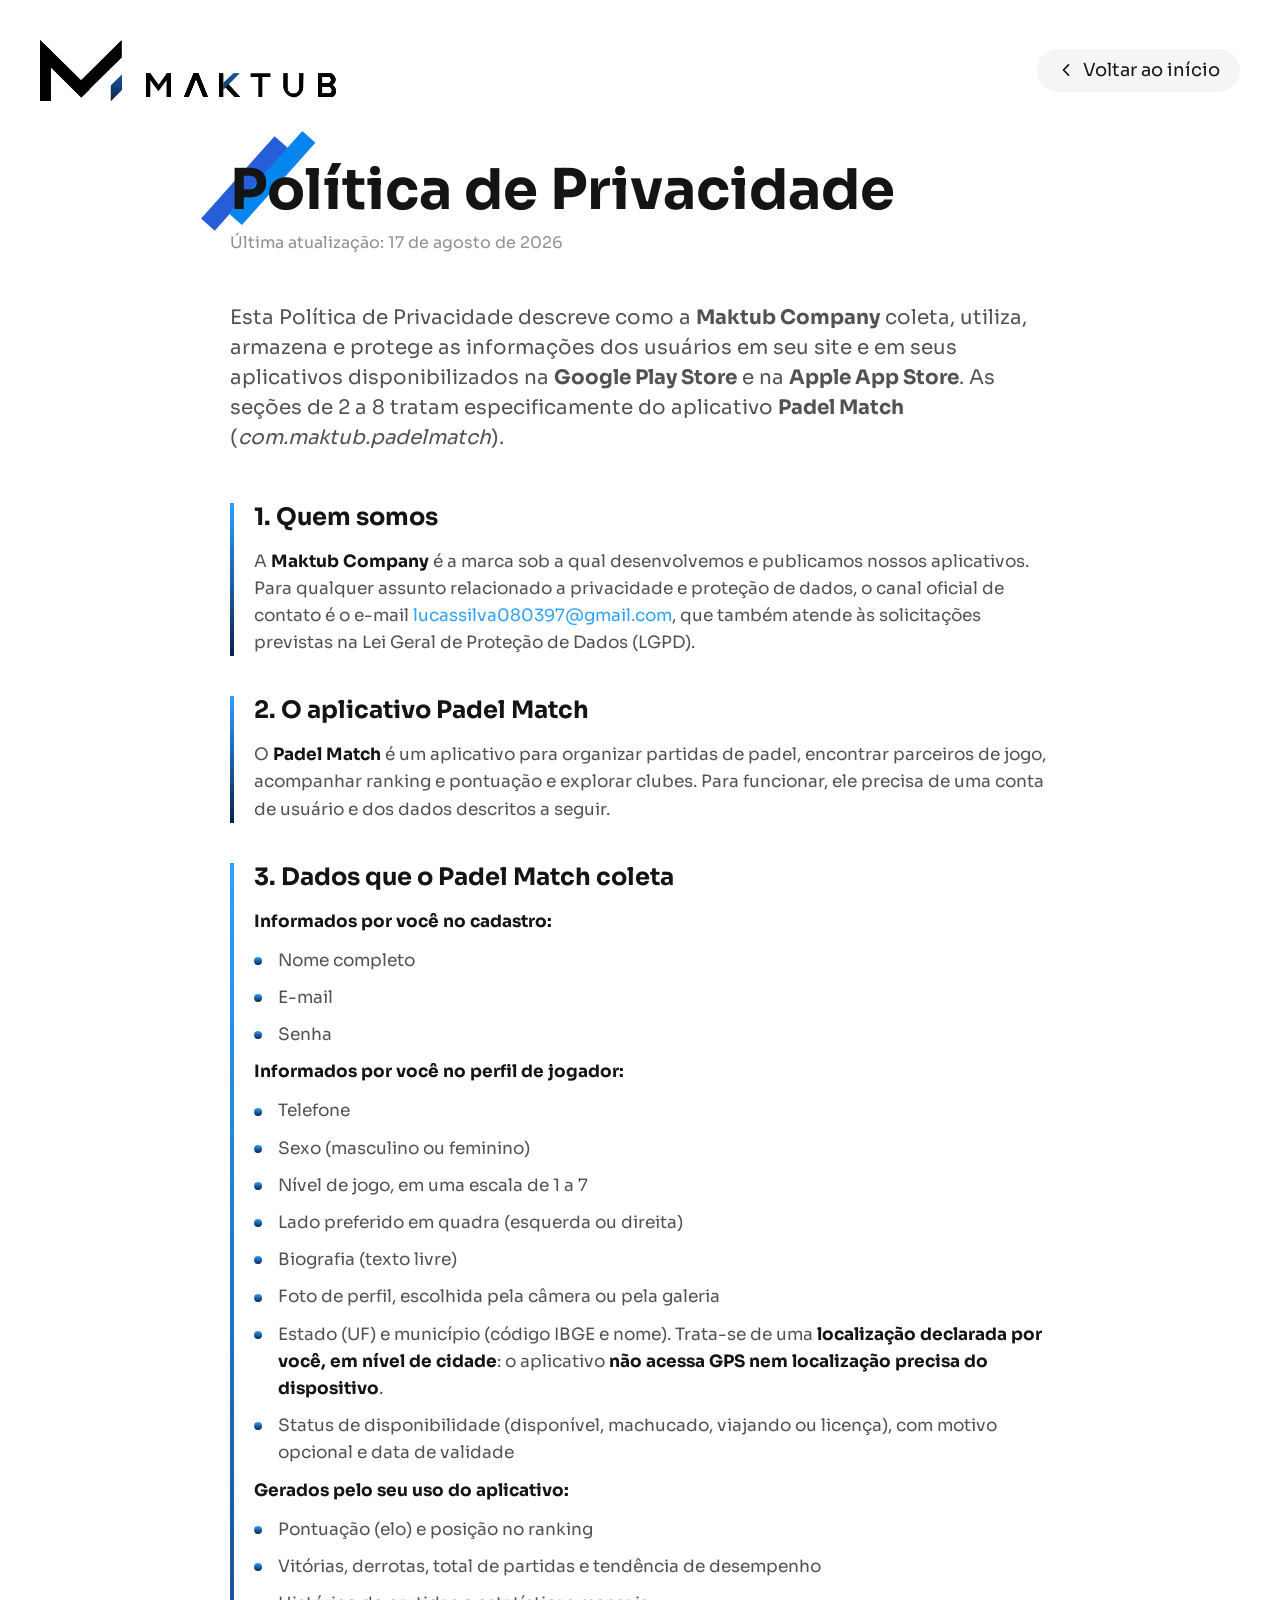
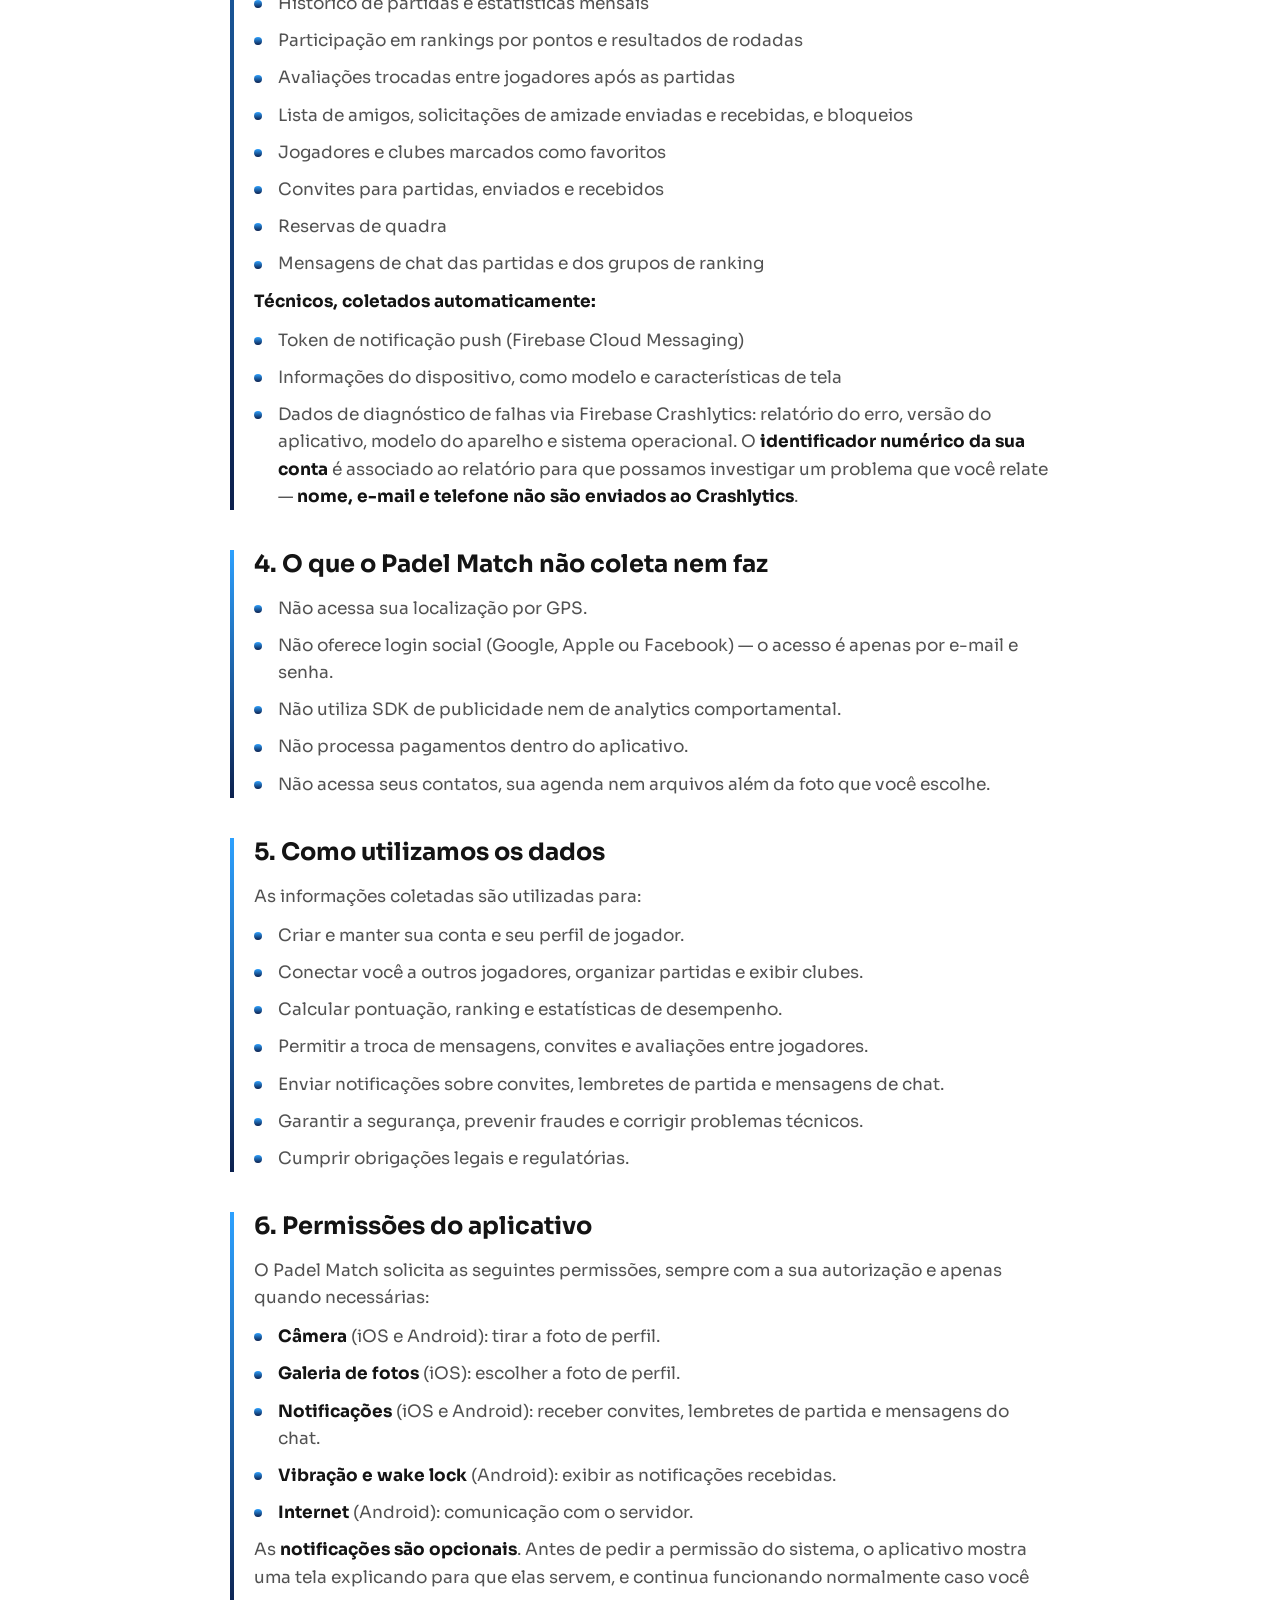
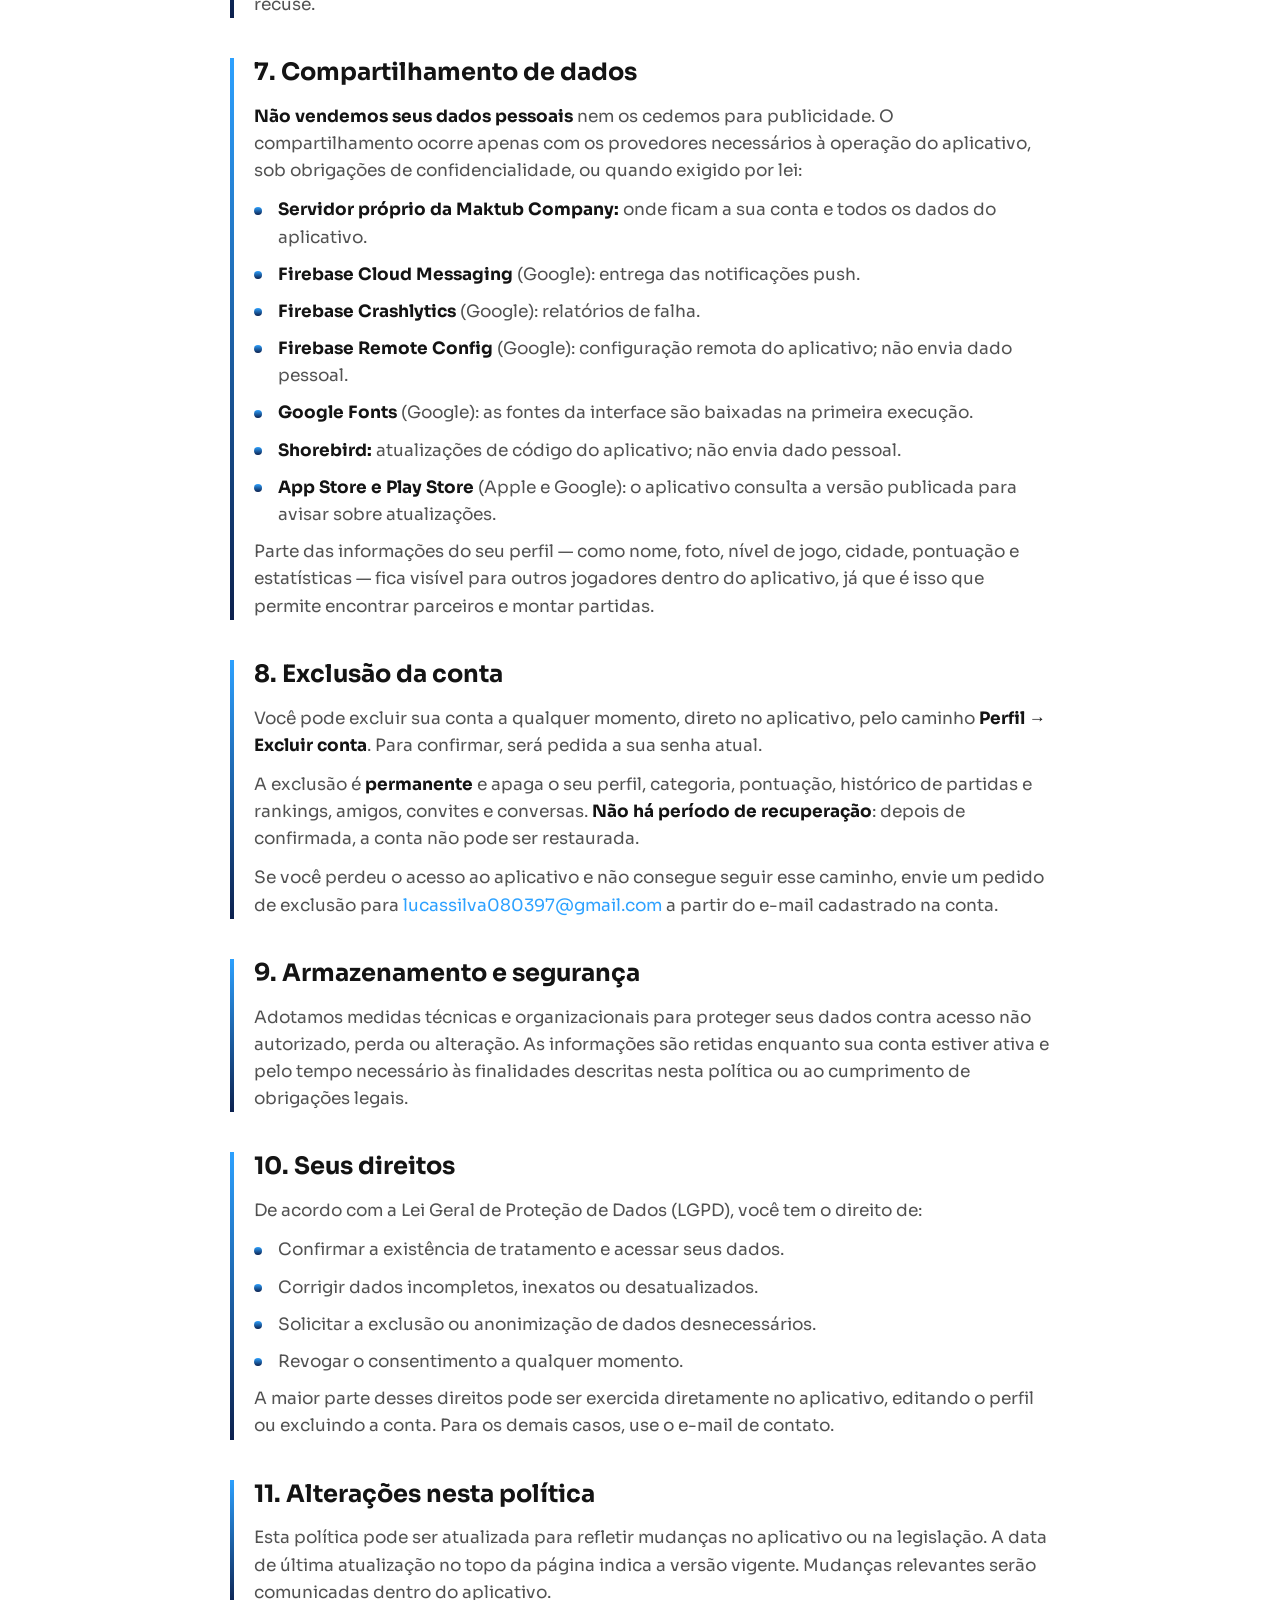
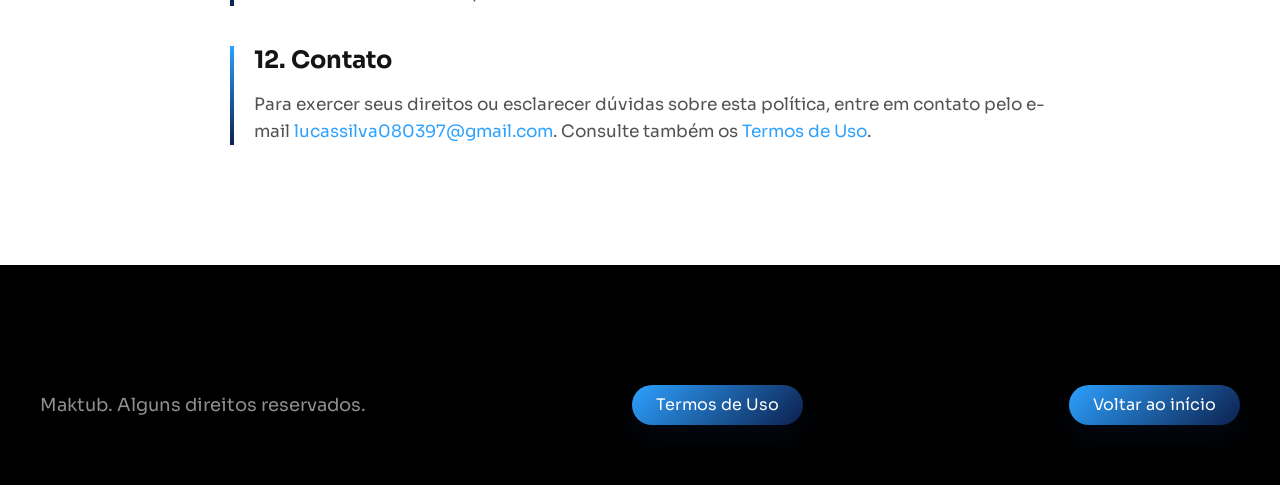
<file: privacy.html>
<!DOCTYPE html>
<html lang="pt-br">

<head>
  <meta charset="UTF-8">
  <meta name="viewport" content="width=device-width, initial-scale=1.0">
  <title>Política de Privacidade - Maktub</title>
  <meta name="description" content="Política de Privacidade da Maktub Company e do aplicativo Padel Match.">
  <link rel="stylesheet" href="./css/style.min.css">
  <link rel="preconnect" href="https://fonts.googleapis.com">
  <link rel="preconnect" href="https://fonts.gstatic.com" crossorigin>
  <link href="https://fonts.googleapis.com/css2?family=Sora:wght@100..800&display=swap" rel="stylesheet">
</head>

<body>
  <svg width="0" height="0" style="position:absolute">
    <defs>
      <linearGradient id="grad-icon" x1="0%" y1="0%" x2="0%" y2="100%">
        <stop offset="0%" stop-color="#2DA1FF" />
        <stop offset="100%" stop-color="#0C204D" />
      </linearGradient>
    </defs>
  </svg>
  <header class="politica-header">
    <img src="./img/marca.svg" width="296" height="61" alt="Maktub" class="animar animar-esquerda">
    <a href="./index.html" class="politica-voltar animar animar-direita">
      <svg viewBox="0 0 512 512" aria-hidden="true" focusable="false">
        <path d="M328 112L184 256l144 144" fill="none" stroke="currentColor" stroke-width="48" stroke-linecap="round" stroke-linejoin="round" />
      </svg>
      Voltar ao início
    </a>
  </header>

  <main class="politica">
    <div class="politica-container">
      <h1 class="politica-titulo animar animar-esquerda">Política de Privacidade</h1>
      <p class="politica-data animar">Última atualização: 17 de agosto de 2026</p>

      <p class="politica-intro animar">
        Esta Política de Privacidade descreve como a <strong>Maktub Company</strong> coleta, utiliza, armazena e protege as informações dos usuários em seu site e em seus aplicativos disponibilizados na <strong>Google Play Store</strong> e na <strong>Apple App Store</strong>. As seções de 2 a 8 tratam especificamente do aplicativo <strong>Padel Match</strong> (<em>com.maktub.padelmatch</em>).
      </p>

      <section class="politica-bloco animar">
        <h2>1. Quem somos</h2>
        <p>A <strong>Maktub Company</strong> é a marca sob a qual desenvolvemos e publicamos nossos aplicativos. Para qualquer assunto relacionado a privacidade e proteção de dados, o canal oficial de contato é o e-mail <a href="mailto:lucassilva080397@gmail.com">lucassilva080397@gmail.com</a>, que também atende às solicitações previstas na Lei Geral de Proteção de Dados (LGPD).</p>
      </section>

      <section class="politica-bloco animar">
        <h2>2. O aplicativo Padel Match</h2>
        <p>O <strong>Padel Match</strong> é um aplicativo para organizar partidas de padel, encontrar parceiros de jogo, acompanhar ranking e pontuação e explorar clubes. Para funcionar, ele precisa de uma conta de usuário e dos dados descritos a seguir.</p>
      </section>

      <section class="politica-bloco animar">
        <h2>3. Dados que o Padel Match coleta</h2>

        <p><strong>Informados por você no cadastro:</strong></p>
        <ul class="politica-lista">
          <li>Nome completo</li>
          <li>E-mail</li>
          <li>Senha</li>
        </ul>

        <p><strong>Informados por você no perfil de jogador:</strong></p>
        <ul class="politica-lista">
          <li>Telefone</li>
          <li>Sexo (masculino ou feminino)</li>
          <li>Nível de jogo, em uma escala de 1 a 7</li>
          <li>Lado preferido em quadra (esquerda ou direita)</li>
          <li>Biografia (texto livre)</li>
          <li>Foto de perfil, escolhida pela câmera ou pela galeria</li>
          <li>Estado (UF) e município (código IBGE e nome). Trata-se de uma <strong>localização declarada por você, em nível de cidade</strong>: o aplicativo <strong>não acessa GPS nem localização precisa do dispositivo</strong>.</li>
          <li>Status de disponibilidade (disponível, machucado, viajando ou licença), com motivo opcional e data de validade</li>
        </ul>

        <p><strong>Gerados pelo seu uso do aplicativo:</strong></p>
        <ul class="politica-lista">
          <li>Pontuação (elo) e posição no ranking</li>
          <li>Vitórias, derrotas, total de partidas e tendência de desempenho</li>
          <li>Histórico de partidas e estatísticas mensais</li>
          <li>Participação em rankings por pontos e resultados de rodadas</li>
          <li>Avaliações trocadas entre jogadores após as partidas</li>
          <li>Lista de amigos, solicitações de amizade enviadas e recebidas, e bloqueios</li>
          <li>Jogadores e clubes marcados como favoritos</li>
          <li>Convites para partidas, enviados e recebidos</li>
          <li>Reservas de quadra</li>
          <li>Mensagens de chat das partidas e dos grupos de ranking</li>
        </ul>

        <p><strong>Técnicos, coletados automaticamente:</strong></p>
        <ul class="politica-lista">
          <li>Token de notificação push (Firebase Cloud Messaging)</li>
          <li>Informações do dispositivo, como modelo e características de tela</li>
          <li>Dados de diagnóstico de falhas via Firebase Crashlytics: relatório do erro, versão do aplicativo, modelo do aparelho e sistema operacional. O <strong>identificador numérico da sua conta</strong> é associado ao relatório para que possamos investigar um problema que você relate — <strong>nome, e-mail e telefone não são enviados ao Crashlytics</strong>.</li>
        </ul>
      </section>

      <section class="politica-bloco animar">
        <h2>4. O que o Padel Match não coleta nem faz</h2>
        <ul class="politica-lista">
          <li>Não acessa sua localização por GPS.</li>
          <li>Não oferece login social (Google, Apple ou Facebook) — o acesso é apenas por e-mail e senha.</li>
          <li>Não utiliza SDK de publicidade nem de analytics comportamental.</li>
          <li>Não processa pagamentos dentro do aplicativo.</li>
          <li>Não acessa seus contatos, sua agenda nem arquivos além da foto que você escolhe.</li>
        </ul>
      </section>

      <section class="politica-bloco animar">
        <h2>5. Como utilizamos os dados</h2>
        <p>As informações coletadas são utilizadas para:</p>
        <ul class="politica-lista">
          <li>Criar e manter sua conta e seu perfil de jogador.</li>
          <li>Conectar você a outros jogadores, organizar partidas e exibir clubes.</li>
          <li>Calcular pontuação, ranking e estatísticas de desempenho.</li>
          <li>Permitir a troca de mensagens, convites e avaliações entre jogadores.</li>
          <li>Enviar notificações sobre convites, lembretes de partida e mensagens de chat.</li>
          <li>Garantir a segurança, prevenir fraudes e corrigir problemas técnicos.</li>
          <li>Cumprir obrigações legais e regulatórias.</li>
        </ul>
      </section>

      <section class="politica-bloco animar">
        <h2>6. Permissões do aplicativo</h2>
        <p>O Padel Match solicita as seguintes permissões, sempre com a sua autorização e apenas quando necessárias:</p>
        <ul class="politica-lista">
          <li><strong>Câmera</strong> (iOS e Android): tirar a foto de perfil.</li>
          <li><strong>Galeria de fotos</strong> (iOS): escolher a foto de perfil.</li>
          <li><strong>Notificações</strong> (iOS e Android): receber convites, lembretes de partida e mensagens do chat.</li>
          <li><strong>Vibração e wake lock</strong> (Android): exibir as notificações recebidas.</li>
          <li><strong>Internet</strong> (Android): comunicação com o servidor.</li>
        </ul>
        <p>As <strong>notificações são opcionais</strong>. Antes de pedir a permissão do sistema, o aplicativo mostra uma tela explicando para que elas servem, e continua funcionando normalmente caso você recuse.</p>
      </section>

      <section class="politica-bloco animar">
        <h2>7. Compartilhamento de dados</h2>
        <p><strong>Não vendemos seus dados pessoais</strong> nem os cedemos para publicidade. O compartilhamento ocorre apenas com os provedores necessários à operação do aplicativo, sob obrigações de confidencialidade, ou quando exigido por lei:</p>
        <ul class="politica-lista">
          <li><strong>Servidor próprio da Maktub Company:</strong> onde ficam a sua conta e todos os dados do aplicativo.</li>
          <li><strong>Firebase Cloud Messaging</strong> (Google): entrega das notificações push.</li>
          <li><strong>Firebase Crashlytics</strong> (Google): relatórios de falha.</li>
          <li><strong>Firebase Remote Config</strong> (Google): configuração remota do aplicativo; não envia dado pessoal.</li>
          <li><strong>Google Fonts</strong> (Google): as fontes da interface são baixadas na primeira execução.</li>
          <li><strong>Shorebird:</strong> atualizações de código do aplicativo; não envia dado pessoal.</li>
          <li><strong>App Store e Play Store</strong> (Apple e Google): o aplicativo consulta a versão publicada para avisar sobre atualizações.</li>
        </ul>
        <p>Parte das informações do seu perfil — como nome, foto, nível de jogo, cidade, pontuação e estatísticas — fica visível para outros jogadores dentro do aplicativo, já que é isso que permite encontrar parceiros e montar partidas.</p>
      </section>

      <section class="politica-bloco animar">
        <h2>8. Exclusão da conta</h2>
        <p>Você pode excluir sua conta a qualquer momento, direto no aplicativo, pelo caminho <strong>Perfil → Excluir conta</strong>. Para confirmar, será pedida a sua senha atual.</p>
        <p>A exclusão é <strong>permanente</strong> e apaga o seu perfil, categoria, pontuação, histórico de partidas e rankings, amigos, convites e conversas. <strong>Não há período de recuperação</strong>: depois de confirmada, a conta não pode ser restaurada.</p>
        <p>Se você perdeu o acesso ao aplicativo e não consegue seguir esse caminho, envie um pedido de exclusão para <a href="mailto:lucassilva080397@gmail.com">lucassilva080397@gmail.com</a> a partir do e-mail cadastrado na conta.</p>
      </section>

      <section class="politica-bloco animar">
        <h2>9. Armazenamento e segurança</h2>
        <p>Adotamos medidas técnicas e organizacionais para proteger seus dados contra acesso não autorizado, perda ou alteração. As informações são retidas enquanto sua conta estiver ativa e pelo tempo necessário às finalidades descritas nesta política ou ao cumprimento de obrigações legais.</p>
      </section>

      <section class="politica-bloco animar">
        <h2>10. Seus direitos</h2>
        <p>De acordo com a Lei Geral de Proteção de Dados (LGPD), você tem o direito de:</p>
        <ul class="politica-lista">
          <li>Confirmar a existência de tratamento e acessar seus dados.</li>
          <li>Corrigir dados incompletos, inexatos ou desatualizados.</li>
          <li>Solicitar a exclusão ou anonimização de dados desnecessários.</li>
          <li>Revogar o consentimento a qualquer momento.</li>
        </ul>
        <p>A maior parte desses direitos pode ser exercida diretamente no aplicativo, editando o perfil ou excluindo a conta. Para os demais casos, use o e-mail de contato.</p>
      </section>

      <section class="politica-bloco animar">
        <h2>11. Alterações nesta política</h2>
        <p>Esta política pode ser atualizada para refletir mudanças no aplicativo ou na legislação. A data de última atualização no topo da página indica a versão vigente. Mudanças relevantes serão comunicadas dentro do aplicativo.</p>
      </section>

      <section class="politica-bloco animar">
        <h2>12. Contato</h2>
        <p>Para exercer seus direitos ou esclarecer dúvidas sobre esta política, entre em contato pelo e-mail <a href="mailto:lucassilva080397@gmail.com">lucassilva080397@gmail.com</a>. Consulte também os <a href="./terms.html">Termos de Uso</a>.</p>
      </section>
    </div>
  </main>

  <footer class="footer">
    <div class="footer-container">
      <div class="footer-legal">
        <p class="footer-copy animar animar-esquerda">Maktub. Alguns direitos reservados.</p>
        <a href="./terms.html" class="footer-privacidade animar">Termos de Uso</a>
        <a href="./index.html" class="footer-privacidade animar animar-direita">Voltar ao início</a>
      </div>
    </div>
  </footer>

  <script src="./js/scroll-animations.js"></script>
  <script src="./js/back-to-top.js"></script>
  <button id="backToTopBtn" class="back-to-top-btn" type="button" aria-label="Voltar ao topo">
    <svg viewBox="0 0 512 512" aria-hidden="true" focusable="false">
      <defs>
        <linearGradient id="backToTopGradient" x1="0%" y1="0%" x2="100%" y2="100%">
          <stop offset="0%" stop-color="#FFFFFF" stop-opacity="0.92" />
          <stop offset="100%" stop-color="#FFFFFF" stop-opacity="0.72" />
        </linearGradient>
      </defs>
      <path fill="url(#backToTopGradient)" d="M256 50.7c-113.6 0-205.7 92.1-205.7 205.7S142.4 462.1 256 462.1 461.7 369.9 461.7 256 369.6 50.7 256 50.7zm75.7 216.8l-55.7-55.7V331c0 13.3-10.7 24-24 24s-24-10.7-24-24V211.8l-55.7 55.7c-9.4 9.4-24.6 9.4-34 0-9.4-9.4-9.4-24.6 0-34l96-96c9.4-9.4 24.6-9.4 34 0l96 96c9.4 9.4 9.4 24.6 0 34-9.4 9.4-24.6 9.4-34 0z" />
    </svg>
  </button>
</body>

</html>
</file>
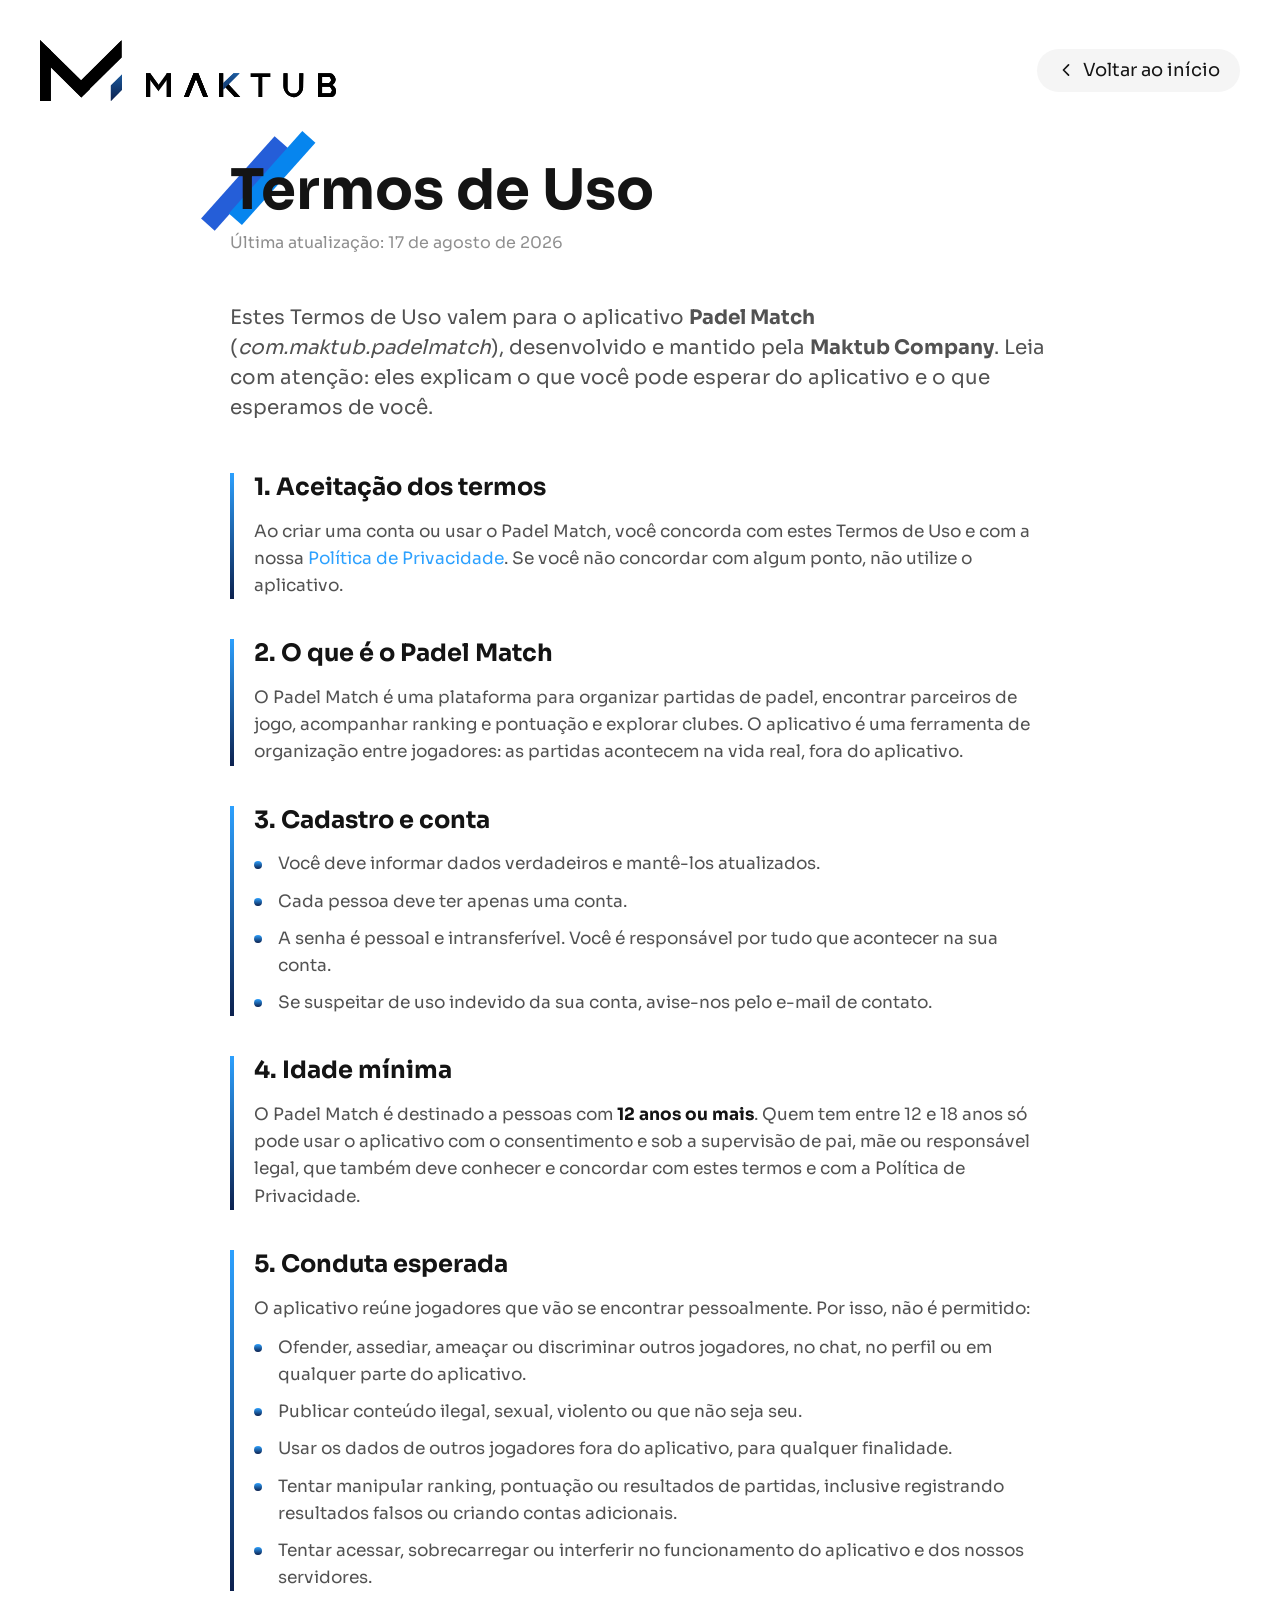
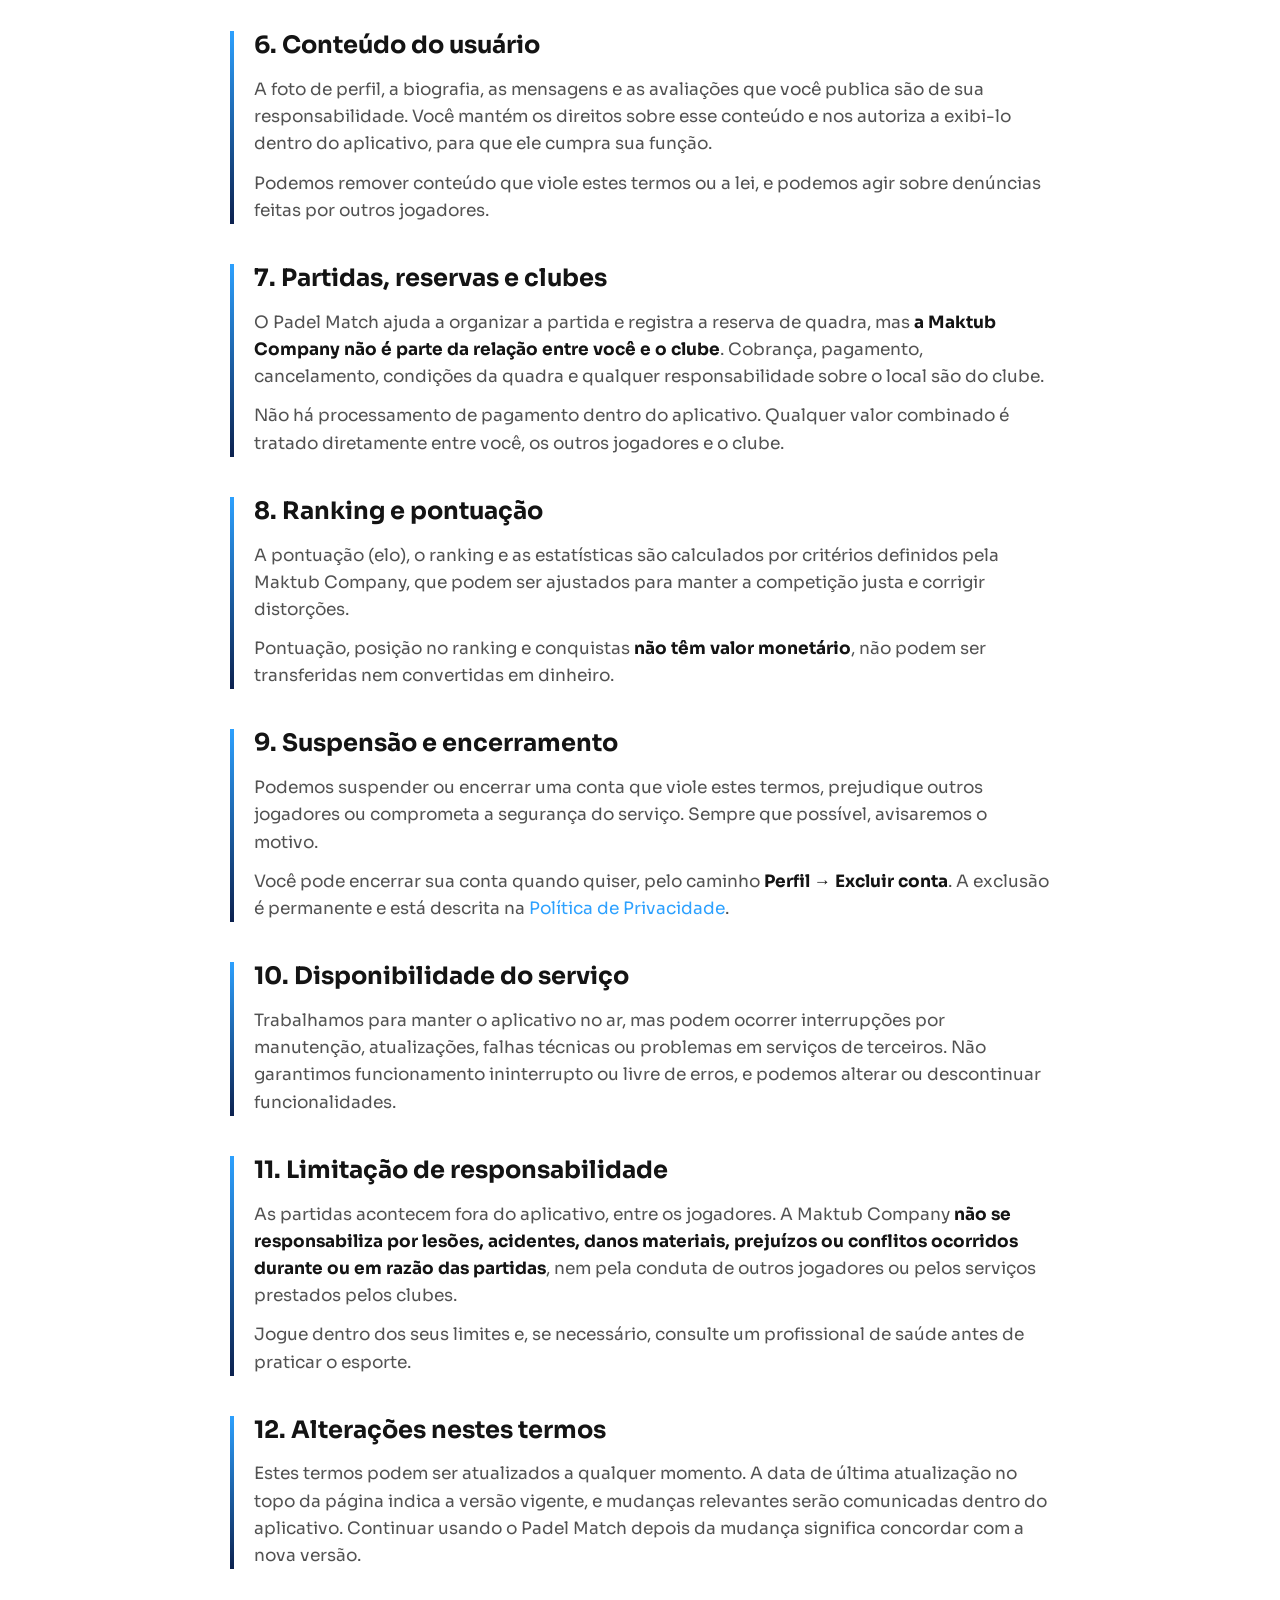
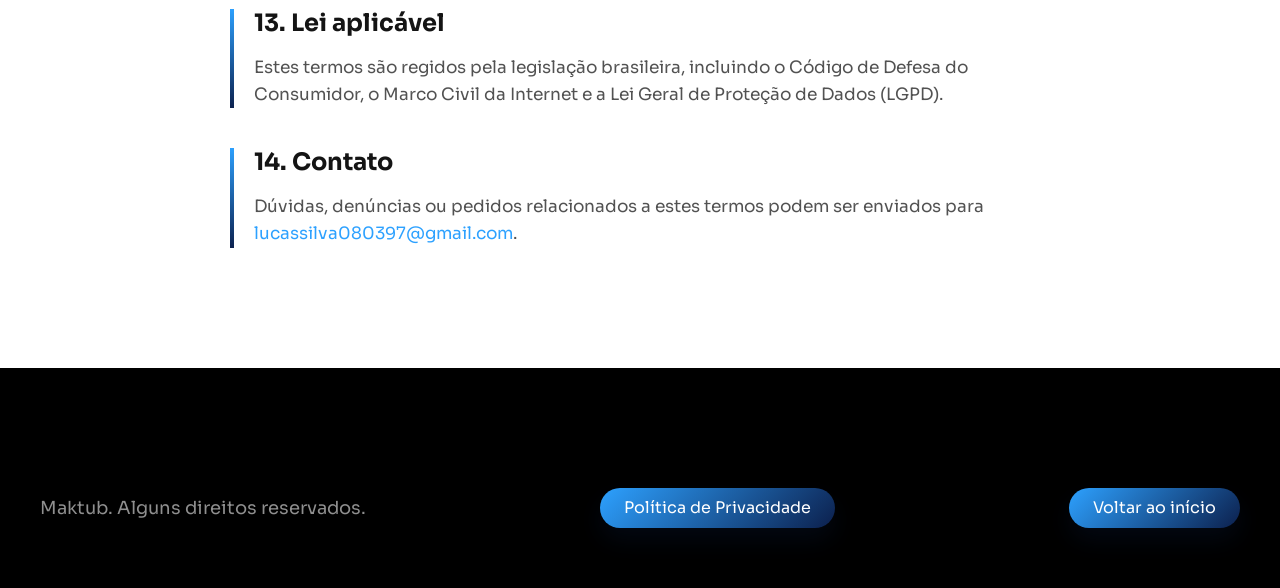
<file: terms.html>
<!DOCTYPE html>
<html lang="pt-br">

<head>
  <meta charset="UTF-8">
  <meta name="viewport" content="width=device-width, initial-scale=1.0">
  <title>Termos de Uso - Maktub</title>
  <meta name="description" content="Termos de Uso do aplicativo Padel Match, da Maktub Company.">
  <link rel="stylesheet" href="./css/style.min.css">
  <link rel="preconnect" href="https://fonts.googleapis.com">
  <link rel="preconnect" href="https://fonts.gstatic.com" crossorigin>
  <link href="https://fonts.googleapis.com/css2?family=Sora:wght@100..800&display=swap" rel="stylesheet">
</head>

<body>
  <svg width="0" height="0" style="position:absolute">
    <defs>
      <linearGradient id="grad-icon" x1="0%" y1="0%" x2="0%" y2="100%">
        <stop offset="0%" stop-color="#2DA1FF" />
        <stop offset="100%" stop-color="#0C204D" />
      </linearGradient>
    </defs>
  </svg>
  <header class="politica-header">
    <img src="./img/marca.svg" width="296" height="61" alt="Maktub" class="animar animar-esquerda">
    <a href="./index.html" class="politica-voltar animar animar-direita">
      <svg viewBox="0 0 512 512" aria-hidden="true" focusable="false">
        <path d="M328 112L184 256l144 144" fill="none" stroke="currentColor" stroke-width="48" stroke-linecap="round" stroke-linejoin="round" />
      </svg>
      Voltar ao início
    </a>
  </header>

  <main class="politica">
    <div class="politica-container">
      <h1 class="politica-titulo animar animar-esquerda">Termos de Uso</h1>
      <p class="politica-data animar">Última atualização: 17 de agosto de 2026</p>

      <p class="politica-intro animar">
        Estes Termos de Uso valem para o aplicativo <strong>Padel Match</strong> (<em>com.maktub.padelmatch</em>), desenvolvido e mantido pela <strong>Maktub Company</strong>. Leia com atenção: eles explicam o que você pode esperar do aplicativo e o que esperamos de você.
      </p>

      <section class="politica-bloco animar">
        <h2>1. Aceitação dos termos</h2>
        <p>Ao criar uma conta ou usar o Padel Match, você concorda com estes Termos de Uso e com a nossa <a href="./privacy.html">Política de Privacidade</a>. Se você não concordar com algum ponto, não utilize o aplicativo.</p>
      </section>

      <section class="politica-bloco animar">
        <h2>2. O que é o Padel Match</h2>
        <p>O Padel Match é uma plataforma para organizar partidas de padel, encontrar parceiros de jogo, acompanhar ranking e pontuação e explorar clubes. O aplicativo é uma ferramenta de organização entre jogadores: as partidas acontecem na vida real, fora do aplicativo.</p>
      </section>

      <section class="politica-bloco animar">
        <h2>3. Cadastro e conta</h2>
        <ul class="politica-lista">
          <li>Você deve informar dados verdadeiros e mantê-los atualizados.</li>
          <li>Cada pessoa deve ter apenas uma conta.</li>
          <li>A senha é pessoal e intransferível. Você é responsável por tudo que acontecer na sua conta.</li>
          <li>Se suspeitar de uso indevido da sua conta, avise-nos pelo e-mail de contato.</li>
        </ul>
      </section>

      <section class="politica-bloco animar">
        <h2>4. Idade mínima</h2>
        <p>O Padel Match é destinado a pessoas com <strong>12 anos ou mais</strong>. Quem tem entre 12 e 18 anos só pode usar o aplicativo com o consentimento e sob a supervisão de pai, mãe ou responsável legal, que também deve conhecer e concordar com estes termos e com a Política de Privacidade.</p>
      </section>

      <section class="politica-bloco animar">
        <h2>5. Conduta esperada</h2>
        <p>O aplicativo reúne jogadores que vão se encontrar pessoalmente. Por isso, não é permitido:</p>
        <ul class="politica-lista">
          <li>Ofender, assediar, ameaçar ou discriminar outros jogadores, no chat, no perfil ou em qualquer parte do aplicativo.</li>
          <li>Publicar conteúdo ilegal, sexual, violento ou que não seja seu.</li>
          <li>Usar os dados de outros jogadores fora do aplicativo, para qualquer finalidade.</li>
          <li>Tentar manipular ranking, pontuação ou resultados de partidas, inclusive registrando resultados falsos ou criando contas adicionais.</li>
          <li>Tentar acessar, sobrecarregar ou interferir no funcionamento do aplicativo e dos nossos servidores.</li>
        </ul>
      </section>

      <section class="politica-bloco animar">
        <h2>6. Conteúdo do usuário</h2>
        <p>A foto de perfil, a biografia, as mensagens e as avaliações que você publica são de sua responsabilidade. Você mantém os direitos sobre esse conteúdo e nos autoriza a exibi-lo dentro do aplicativo, para que ele cumpra sua função.</p>
        <p>Podemos remover conteúdo que viole estes termos ou a lei, e podemos agir sobre denúncias feitas por outros jogadores.</p>
      </section>

      <section class="politica-bloco animar">
        <h2>7. Partidas, reservas e clubes</h2>
        <p>O Padel Match ajuda a organizar a partida e registra a reserva de quadra, mas <strong>a Maktub Company não é parte da relação entre você e o clube</strong>. Cobrança, pagamento, cancelamento, condições da quadra e qualquer responsabilidade sobre o local são do clube.</p>
        <p>Não há processamento de pagamento dentro do aplicativo. Qualquer valor combinado é tratado diretamente entre você, os outros jogadores e o clube.</p>
      </section>

      <section class="politica-bloco animar">
        <h2>8. Ranking e pontuação</h2>
        <p>A pontuação (elo), o ranking e as estatísticas são calculados por critérios definidos pela Maktub Company, que podem ser ajustados para manter a competição justa e corrigir distorções.</p>
        <p>Pontuação, posição no ranking e conquistas <strong>não têm valor monetário</strong>, não podem ser transferidas nem convertidas em dinheiro.</p>
      </section>

      <section class="politica-bloco animar">
        <h2>9. Suspensão e encerramento</h2>
        <p>Podemos suspender ou encerrar uma conta que viole estes termos, prejudique outros jogadores ou comprometa a segurança do serviço. Sempre que possível, avisaremos o motivo.</p>
        <p>Você pode encerrar sua conta quando quiser, pelo caminho <strong>Perfil → Excluir conta</strong>. A exclusão é permanente e está descrita na <a href="./privacy.html">Política de Privacidade</a>.</p>
      </section>

      <section class="politica-bloco animar">
        <h2>10. Disponibilidade do serviço</h2>
        <p>Trabalhamos para manter o aplicativo no ar, mas podem ocorrer interrupções por manutenção, atualizações, falhas técnicas ou problemas em serviços de terceiros. Não garantimos funcionamento ininterrupto ou livre de erros, e podemos alterar ou descontinuar funcionalidades.</p>
      </section>

      <section class="politica-bloco animar">
        <h2>11. Limitação de responsabilidade</h2>
        <p>As partidas acontecem fora do aplicativo, entre os jogadores. A Maktub Company <strong>não se responsabiliza por lesões, acidentes, danos materiais, prejuízos ou conflitos ocorridos durante ou em razão das partidas</strong>, nem pela conduta de outros jogadores ou pelos serviços prestados pelos clubes.</p>
        <p>Jogue dentro dos seus limites e, se necessário, consulte um profissional de saúde antes de praticar o esporte.</p>
      </section>

      <section class="politica-bloco animar">
        <h2>12. Alterações nestes termos</h2>
        <p>Estes termos podem ser atualizados a qualquer momento. A data de última atualização no topo da página indica a versão vigente, e mudanças relevantes serão comunicadas dentro do aplicativo. Continuar usando o Padel Match depois da mudança significa concordar com a nova versão.</p>
      </section>

      <section class="politica-bloco animar">
        <h2>13. Lei aplicável</h2>
        <p>Estes termos são regidos pela legislação brasileira, incluindo o Código de Defesa do Consumidor, o Marco Civil da Internet e a Lei Geral de Proteção de Dados (LGPD).</p>
      </section>

      <section class="politica-bloco animar">
        <h2>14. Contato</h2>
        <p>Dúvidas, denúncias ou pedidos relacionados a estes termos podem ser enviados para <a href="mailto:lucassilva080397@gmail.com">lucassilva080397@gmail.com</a>.</p>
      </section>
    </div>
  </main>

  <footer class="footer">
    <div class="footer-container">
      <div class="footer-legal">
        <p class="footer-copy animar animar-esquerda">Maktub. Alguns direitos reservados.</p>
        <a href="./privacy.html" class="footer-privacidade animar">Política de Privacidade</a>
        <a href="./index.html" class="footer-privacidade animar animar-direita">Voltar ao início</a>
      </div>
    </div>
  </footer>

  <script src="./js/scroll-animations.js"></script>
  <script src="./js/back-to-top.js"></script>
  <button id="backToTopBtn" class="back-to-top-btn" type="button" aria-label="Voltar ao topo">
    <svg viewBox="0 0 512 512" aria-hidden="true" focusable="false">
      <defs>
        <linearGradient id="backToTopGradient" x1="0%" y1="0%" x2="100%" y2="100%">
          <stop offset="0%" stop-color="#FFFFFF" stop-opacity="0.92" />
          <stop offset="100%" stop-color="#FFFFFF" stop-opacity="0.72" />
        </linearGradient>
      </defs>
      <path fill="url(#backToTopGradient)" d="M256 50.7c-113.6 0-205.7 92.1-205.7 205.7S142.4 462.1 256 462.1 461.7 369.9 461.7 256 369.6 50.7 256 50.7zm75.7 216.8l-55.7-55.7V331c0 13.3-10.7 24-24 24s-24-10.7-24-24V211.8l-55.7 55.7c-9.4 9.4-24.6 9.4-34 0-9.4-9.4-9.4-24.6 0-34l96-96c9.4-9.4 24.6-9.4 34 0l96 96c9.4 9.4 9.4 24.6 0 34-9.4 9.4-24.6 9.4-34 0z" />
    </svg>
  </button>
</body>

</html>
</file>
<file: css/pixel.min.css>
:root{--fundo:#0b1026;--fundo-2:#0e1533;--painel:#111a3d;--linha:#2da1ff;--linha-clara:#7cc4ff;--texto:#e8f0ff;--texto-2:#d3dcf5;--ouro:#ffd23f;--escuro:#060917;--divisor:#24356e;--fonte-pixel:"Press Start 2P",monospace;--fonte-texto:"IBM Plex Mono",ui-monospace,Menlo,monospace}html{scroll-behavior:smooth}html,body{overflow-x:hidden;max-width:100%}body{margin:0;background:var(--fundo);color:var(--texto);font-family:var(--fonte-texto);font-size:17px;line-height:1.7}*,*::before,*::after{box-sizing:border-box}h1,h2,h3,ul,p{margin:0;padding:0;list-style:none}img{max-width:100%;height:auto;display:block}a{color:var(--linha-clara)}a:hover{color:var(--ouro)}strong{color:var(--linha-clara);font-weight:600}a:focus-visible,button:focus-visible{outline:4px solid var(--ouro);outline-offset:4px}.pixel{shape-rendering:crispEdges;display:block}.simbolos{position:absolute;width:0;height:0}.lang-pt .en,.lang-en .pt{display:none !important}.secao{padding:112px 24px}.secao-container{max-width:1160px;margin:0 auto;display:flex;flex-direction:column;gap:56px}.secao-titulo{display:flex;flex-direction:column;gap:18px}.rotulo{font-family:var(--fonte-pixel);font-size:12px;line-height:1.6;letter-spacing:2px;color:var(--ouro)}.subtitulo{font-family:var(--fonte-pixel);font-weight:400;font-size:clamp(22px,3.4vw,40px);line-height:1.3;color:var(--texto);text-shadow:4px 4px 0 #1670c4}.caixa{background:var(--painel);margin:4px;box-shadow:-4px 0 0 var(--linha),4px 0 0 var(--linha),0 -4px 0 var(--linha),0 4px 0 var(--linha),8px 12px 0 rgba(0,0,0,0.45)}.caixa-dourada{box-shadow:-4px 0 0 var(--ouro),4px 0 0 var(--ouro),0 -4px 0 var(--ouro),0 4px 0 var(--ouro),8px 12px 0 rgba(0,0,0,0.45)}.caixa-titulo{font-family:var(--fonte-pixel);font-weight:400;font-size:14px;line-height:1.5;color:var(--texto)}.botao{display:inline-flex;align-items:center;gap:12px;min-height:52px;padding:0 22px;margin:4px;font-family:var(--fonte-pixel);font-size:12px;line-height:1;text-decoration:none;color:var(--fundo);background:var(--ouro);box-shadow:inset -4px -4px 0 #c98a00,inset 4px 4px 0 #ffe98a,-4px 0 0 var(--escuro),4px 0 0 var(--escuro),0 -4px 0 var(--escuro),0 4px 0 var(--escuro),0 12px 0 rgba(0,0,0,0.45);transition:transform 0.12s steps(2),filter 0.12s steps(2)}.botao:hover{transform:translateY(-4px);color:var(--fundo);filter:brightness(1.08)}.botao:active{transform:translateY(6px)}.botao-azul{background:var(--linha);box-shadow:inset -4px -4px 0 #1670c4,inset 4px 4px 0 #8fd0ff,-4px 0 0 var(--escuro),4px 0 0 var(--escuro),0 -4px 0 var(--escuro),0 4px 0 var(--escuro),0 12px 0 rgba(0,0,0,0.45)}.botao-contorno{background:var(--painel);color:var(--texto);box-shadow:-4px 0 0 var(--linha),4px 0 0 var(--linha),0 -4px 0 var(--linha),0 4px 0 var(--linha),0 12px 0 rgba(0,0,0,0.45)}.botao-contorno:hover{color:var(--ouro)}.botoes{display:flex;flex-wrap:wrap;gap:20px;padding:4px 0 12px}.etiquetas{display:flex;flex-wrap:wrap;gap:10px}.etiqueta{font-family:var(--fonte-pixel);font-size:11px;line-height:1.6;padding:10px 12px;margin:2px;color:var(--texto);background:var(--fundo);box-shadow:-2px 0 0 var(--linha),2px 0 0 var(--linha),0 -2px 0 var(--linha),0 2px 0 var(--linha);transition:transform 0.12s steps(2),background 0.12s steps(2),color 0.12s steps(2)}.etiqueta:hover{transform:translateY(-4px);background:var(--ouro);color:var(--fundo)}.selo{font-family:var(--fonte-pixel);font-size:12px;line-height:1;padding:8px 10px;color:var(--fundo);background:var(--ouro);white-space:nowrap}.linha{position:relative;display:flex;flex-wrap:wrap;gap:4px 24px;padding:14px 12px 14px 28px;font-size:16px;border-bottom:4px dotted var(--divisor);transition:background 0.12s steps(2)}.linha::before{content:">";position:absolute;left:8px;top:14px;font-family:var(--fonte-pixel);font-size:10px;line-height:26px;color:var(--ouro);opacity:0}.linha:hover{background:#17245a}.linha:hover::before{opacity:1;animation:piscar 0.6s steps(1) infinite}.linha:last-child{border-bottom:0}.linha-entre{flex-wrap:nowrap;justify-content:space-between;align-items:center}.linha-entre>:last-child{flex-shrink:0}.suave{color:var(--texto-2)}.cursor{animation:piscar 0.8s steps(1) infinite}.moeda-gira{animation:girar 0.8s steps(1) infinite}.flutuante-1{animation:flutuar 3s ease-in-out infinite alternate}.flutuante-2{animation:flutuar 3s ease-in-out -1.5s infinite alternate}@media (max-width:800px){.secao{padding:72px 16px}.secao-container{gap:40px}}.header{position:relative;z-index:2;max-width:1208px;margin:0 auto;padding:28px 24px 0;display:flex;flex-wrap:wrap;align-items:center;justify-content:space-between;gap:12px 24px}.marca{display:inline-flex;align-items:center;gap:14px;min-height:44px;text-decoration:none;color:var(--texto)}.marca:hover{color:var(--texto)}.marca-nome{font-family:var(--fonte-pixel);font-size:18px;letter-spacing:2px}.header-menu{display:flex;flex-wrap:wrap;gap:4px 8px}.menu-link{position:relative;display:inline-flex;align-items:center;min-height:44px;padding:0 14px;font-family:var(--fonte-pixel);font-size:11px;color:var(--texto);text-decoration:none}.menu-link::before{content:">";position:absolute;left:0;color:var(--ouro);opacity:0;transform:translateX(-6px);transition:opacity 0.12s steps(2),transform 0.12s steps(2)}.menu-link:hover{color:var(--ouro)}.menu-link:hover::before{opacity:1;transform:none}.idioma{display:flex;gap:8px}.idioma-btn{font-family:var(--fonte-pixel);font-size:11px;line-height:1;min-width:56px;min-height:44px;margin:4px;padding:0 12px;border:0;cursor:pointer;color:var(--texto);background:var(--painel);box-shadow:-4px 0 0 var(--linha),4px 0 0 var(--linha),0 -4px 0 var(--linha),0 4px 0 var(--linha);transition:transform 0.12s steps(2)}.idioma-btn:hover{transform:translateY(-4px)}.idioma-btn.ativo{color:var(--fundo);background:var(--ouro);box-shadow:inset -4px -4px 0 #c98a00,inset 4px 4px 0 #ffe98a,-4px 0 0 var(--escuro),4px 0 0 var(--escuro),0 -4px 0 var(--escuro),0 4px 0 var(--escuro)}@media (max-width:800px){.header{padding:20px 16px 0}.menu-link{padding:0 10px;font-size:10px}}.abertura{position:relative;overflow:hidden;padding-bottom:400px;background:linear-gradient( #070b1f 0 34%,#0a1130 34% 58%,#0e1840 58% 78%,#132255 78% 100% )}.estrelas{position:absolute;top:0;left:0;width:4px;height:4px;background:transparent}.estrelas-1{box-shadow:6vw 60px 0 #fff,14vw 180px 0 #fff,23vw 90px 0 #fff,31vw 240px 0 #fff,38vw 50px 0 #fff,47vw 150px 0 #fff,55vw 80px 0 #fff,63vw 210px 0 #fff,72vw 120px 0 #fff,81vw 260px 0 #fff,88vw 170px 0 #fff,95vw 70px 0 #fff,9vw 420px 0 #fff,44vw 460px 0 #fff,78vw 430px 0 #fff;animation:cintilar 2.4s steps(1) infinite}.estrelas-2{box-shadow:3vw 220px 0 #7cc4ff,10vw 110px 0 #7cc4ff,19vw 280px 0 #7cc4ff,27vw 30px 0 #7cc4ff,35vw 160px 0 #7cc4ff,43vw 300px 0 #7cc4ff,51vw 230px 0 #7cc4ff,59vw 40px 0 #7cc4ff,67vw 290px 0 #7cc4ff,76vw 200px 0 #7cc4ff,85vw 100px 0 #7cc4ff,92vw 310px 0 #7cc4ff,25vw 480px 0 #7cc4ff,60vw 500px 0 #7cc4ff;animation:cintilar 3.2s steps(1) -1.1s infinite}.estrelas-3{box-shadow:8vw 320px 0 #ffd23f,17vw 20px 0 #ffd23f,29vw 140px 0 #ffd23f,41vw 100px 0 #ffd23f,53vw 330px 0 #ffd23f,61vw 130px 0 #ffd23f,70vw 30px 0 #ffd23f,79vw 60px 0 #ffd23f,90vw 240px 0 #ffd23f,97vw 190px 0 #ffd23f;animation:cintilar 1.8s steps(1) -0.6s infinite}.cadente{position:absolute;top:60px;right:18%;width:28px;height:4px;background:#fff;box-shadow:12px -4px 0 #7cc4ff,24px -8px 0 #2da1ff;animation:cadente 9s linear infinite}.introducao{position:relative;z-index:2;max-width:1208px;margin:0 auto;padding:72px 24px 0;display:flex;flex-wrap:wrap;align-items:center;gap:56px 48px}.introducao-texto{flex:1 1 520px;min-width:0;display:flex;flex-direction:column;align-items:flex-start;gap:28px}.introducao h1{font-family:var(--fonte-pixel);font-weight:400;font-size:clamp(20px,4.4vw,46px);line-height:1.45;color:var(--texto);text-shadow:4px 4px 0 #1670c4}.introducao-cargo{font-family:var(--fonte-pixel);font-size:clamp(11px,1.5vw,15px);line-height:1.7;color:var(--linha-clara)}.introducao-resumo{font-size:19px;line-height:1.6;color:var(--texto-2)}.digitacao{min-height:28px;font-family:var(--fonte-pixel);font-size:13px;line-height:28px;color:var(--linha-clara)}.digitacao .cursor{color:var(--ouro)}.ficha-area{flex:0 1 328px;min-width:0}.ficha{padding:16px;display:flex;flex-direction:column;gap:14px}.ficha-topo,.ficha-linha{display:flex;justify-content:space-between;align-items:baseline;gap:12px}.ficha-topo,.ficha-chave{font-family:var(--fonte-pixel);font-size:12px}.ficha-topo span:first-child{color:var(--ouro)}.ficha-chave{color:var(--linha-clara)}.ficha-valor{font-size:16px;text-align:right}.foto-perfil{width:100%;aspect-ratio:674 / 862;object-fit:cover;background:var(--escuro);box-shadow:0 0 0 4px var(--escuro)}.ficha-dados{display:flex;flex-direction:column;gap:10px;padding-top:4px}.cena{position:absolute;left:0;right:0;bottom:0;height:360px;overflow:hidden}.cena-lua{position:absolute;right:24%;top:8px;animation:balancar 4s ease-in-out infinite alternate}.cena-camada{position:absolute;left:0;will-change:transform}.cena-camada svg{width:100%;height:100%}.cena-montanhas{bottom:48px;width:calc(100% + 640px);height:160px;animation:rolar-640 64s linear infinite}.cena-cidade{bottom:48px;width:calc(100% + 384px);height:144px;animation:rolar-384 16s linear infinite}.cena-chao{bottom:0;width:calc(100% + 128px);height:48px;animation:rolar-128 1.6s linear infinite}.cena-moeda{position:absolute;left:0;bottom:152px;width:40px;height:40px;transform:translateX(600px);animation:correr 13s linear infinite}.cena-moeda-some{animation:sumir 13s steps(1) infinite}.cena-mais{position:absolute;left:76px;bottom:200px;font-family:var(--fonte-pixel);font-size:12px;color:var(--ouro);opacity:0;animation:mais-um 13s linear infinite}.cena-personagem{position:absolute;left:64px;bottom:48px;width:60px;height:80px;animation:pular 13s linear infinite}.cena-personagem-quadro{width:60px;height:80px;overflow:hidden}.cena-personagem-quadro svg{animation:andar 0.42s steps(2) infinite}.placar{position:absolute;right:24px;bottom:236px;display:flex;align-items:center;gap:8px;font-family:var(--fonte-pixel);font-size:11px;color:var(--texto);text-shadow:2px 2px 0 var(--escuro)}.placar-moeda{background:transparent;border:0;padding:8px;cursor:pointer;animation:balancar 1.6s ease-in-out infinite alternate}.placar-moeda.quique-a{animation:quique-a 0.36s steps(6)}.placar-moeda.quique-b{animation:quique-b 0.36s steps(6)}.fora-da-tela,.fora-da-tela *{animation-play-state:paused !important}.letreiro{overflow:hidden;background:var(--ouro);border-top:4px solid var(--escuro);border-bottom:4px solid var(--escuro)}.letreiro-trilho{display:flex;width:max-content;animation:letreiro 36s linear infinite}.letreiro:hover .letreiro-trilho{animation-play-state:paused}.letreiro ul{display:flex;flex-shrink:0}.letreiro li{display:flex;align-items:center;gap:28px;padding:16px 0 16px 28px;font-family:var(--fonte-pixel);font-size:12px;line-height:1;color:var(--fundo);white-space:nowrap}.letreiro li::after{content:"";width:8px;height:8px;background:var(--fundo)}@media (max-width:800px){.introducao{padding:48px 16px 0}.introducao-resumo{font-size:17px}.cena-lua{display:none}.placar{right:12px}}.experiencia{background:var(--fundo)}.experiencia-grade{display:grid;grid-template-columns:repeat(auto-fit,minmax(min(100%,440px),1fr));gap:48px 44px;align-items:start}.dialogo{position:relative;padding:28px 28px 44px;display:flex;flex-direction:column;gap:20px}.dialogo-topo{display:flex;align-items:center;gap:16px}.dialogo-avatar{background:var(--fundo);padding:8px;box-shadow:0 0 0 4px var(--linha)}.dialogo-nome{font-family:var(--fonte-pixel);font-size:12px;color:var(--ouro)}.experiencia-texto{font-size:17px;line-height:1.7}.dialogo-seta{position:absolute;right:24px;bottom:18px}.empresa{padding:28px;display:flex;flex-direction:column;gap:16px}.empresa-topo{display:flex;flex-wrap:wrap;align-items:center;justify-content:space-between;gap:12px}.empresa-missao{font-family:var(--fonte-pixel);font-size:12px;color:var(--ouro)}.empresa-titulo{font-family:var(--fonte-pixel);font-weight:400;font-size:18px;line-height:1.5}.empresa-cargo{font-size:18px;font-weight:600;color:var(--linha-clara)}.empresa-feitos{display:flex;flex-direction:column;gap:12px;font-size:16px;line-height:1.6;color:var(--texto-2)}.empresa-feitos li{position:relative;padding-left:20px}.empresa-feitos li::before{content:"";position:absolute;left:0;top:9px;width:8px;height:8px;background:var(--ouro)}.empresa-habilidades{padding-top:8px}.atuacao{display:flex;flex-direction:column;gap:32px;padding-top:24px}.atuacao-lista{display:grid;grid-template-columns:repeat(auto-fit,minmax(min(100%,250px),1fr));gap:40px 36px}.atuacao-item{height:calc(100% - 8px);padding:24px;display:flex;flex-direction:column;gap:14px}.atuacao-numero{font-family:var(--fonte-pixel);font-size:12px;color:var(--linha)}.caixa-dourada .atuacao-numero{color:var(--ouro)}.atuacao-item h3{font-family:var(--fonte-pixel);font-weight:400;font-size:12px;line-height:1.6}.atuacao-item p{font-size:16px;line-height:1.6;color:var(--texto-2)}@media (max-width:480px){.dialogo,.empresa{padding-left:20px;padding-right:20px}}.projetos{background:var(--fundo-2);border-top:4px solid var(--escuro);border-bottom:4px solid var(--escuro)}.projetos-texto{max-width:820px;font-size:17px;line-height:1.7;color:var(--texto-2)}.app-lista{display:grid;grid-template-columns:repeat(auto-fit,minmax(min(100%,380px),1fr));gap:56px 44px;padding-top:12px}.cartucho{display:flex;flex-direction:column;transition:transform 0.16s steps(3)}.cartucho:hover{transform:translate(-4px,-8px)}.cartucho-faixa{display:flex;flex-wrap:wrap;align-items:center;justify-content:space-between;gap:8px 12px;padding:12px 16px;font-family:var(--fonte-pixel);font-size:12px;line-height:1.2;color:var(--fundo);background:var(--linha)}.caixa-dourada .cartucho-faixa{background:var(--ouro)}.cartucho-corpo{padding:28px;display:flex;flex-direction:column;gap:18px}.cartucho-icone{align-self:flex-start;background:var(--fundo);padding:12px;box-shadow:0 0 0 4px var(--divisor)}.app-titulo{font-family:var(--fonte-pixel);font-weight:400;font-size:15px;line-height:1.6}.app-texto{font-size:16px;line-height:1.65;color:var(--texto-2)}@media (max-width:480px){.cartucho-corpo{padding:20px}}.informacoes{background:var(--fundo)}.formacao{display:flex;flex-wrap:wrap;gap:48px 44px;align-items:flex-start}.formacao-coluna{flex:1 1 340px;min-width:0;display:flex;flex-direction:column;gap:48px}.formacao-habilidades{flex:2 1 480px;min-width:0}.cursos,.idiomas,.habilidades{padding:28px;display:flex;flex-direction:column;gap:20px}.formacao-topo{display:flex;align-items:center;gap:14px}.habilidades-chave{flex:0 0 220px;font-weight:600;color:var(--linha-clara)}.habilidades-valor{flex:1 1 240px}.coracoes{display:flex;gap:6px}.coracao{width:21px;height:18px;fill:var(--divisor)}.coracao.cheio{fill:var(--ouro)}@media (max-width:480px){.cursos,.idiomas,.habilidades{padding:20px}.habilidades-chave{flex-basis:100%}}.footer{position:relative;overflow:hidden;padding:112px 24px 48px;border-top:4px solid var(--escuro);background:linear-gradient(#132255 0 30%,#0e1840 30% 62%,#0a1130 62% 100%)}.footer-estrelas{box-shadow:5vw 50px 0 #7cc4ff,16vw 130px 0 #fff,28vw 70px 0 #ffd23f,46vw 40px 0 #fff,64vw 90px 0 #7cc4ff,77vw 50px 0 #ffd23f,89vw 140px 0 #fff,95vw 60px 0 #7cc4ff;animation:cintilar 3.2s steps(1) -1.1s infinite}.footer-container{position:relative;max-width:920px;margin:0 auto;display:flex;flex-direction:column;align-items:center;gap:56px}.footer-caixa-area{width:100%}.footer-caixa{padding:48px 28px;display:flex;flex-direction:column;align-items:center;gap:28px;text-align:center}.footer-titulo{font-size:clamp(20px,3.2vw,36px);line-height:1.4}.footer-texto{max-width:640px;font-size:18px;line-height:1.65}.footer-email{display:inline-flex;align-items:center;min-height:44px;font-size:18px;font-weight:600;overflow-wrap:anywhere}.footer-contato{display:flex;flex-wrap:wrap;justify-content:center;gap:24px;padding-bottom:12px}.footer-legal{width:100%;display:flex;flex-wrap:wrap;align-items:center;justify-content:space-between;gap:12px 24px}.footer-copy{font-size:16px;color:var(--texto-2)}.footer-links{display:flex;flex-wrap:wrap;gap:4px 8px}@media (max-width:800px){.footer{padding:72px 16px 40px}.footer-caixa{padding:36px 20px}}.back-to-top-btn{position:fixed;right:24px;bottom:24px;width:52px;height:52px;border:0;padding:0;cursor:pointer;display:inline-flex;align-items:center;justify-content:center;color:var(--fundo);background:var(--ouro);box-shadow:inset -4px -4px 0 #c98a00,inset 4px 4px 0 #ffe98a,-4px 0 0 var(--escuro),4px 0 0 var(--escuro),0 -4px 0 var(--escuro),0 4px 0 var(--escuro),0 10px 0 rgba(0,0,0,0.45);transition:opacity 0.2s ease,transform 0.2s ease;opacity:0;transform:translateY(24px);pointer-events:none;z-index:50}.back-to-top-btn.visible{opacity:1;transform:translateY(0);pointer-events:auto}.back-to-top-btn:hover,.back-to-top-btn:focus-visible{transform:translateY(-4px)}.back-to-top-btn svg{width:21px;height:24px;fill:currentColor}@media (max-width:600px){.back-to-top-btn{right:16px;bottom:16px;width:48px;height:48px}}.animar,.animar-esquerda,.animar-direita,.animar-zoom{opacity:0;transition:opacity 0.6s ease-out,transform 0.6s cubic-bezier(0.2,0.7,0.2,1)}.animar{transform:translateY(40px)}.animar-esquerda{transform:translateX(-56px)}.animar-direita{transform:translateX(56px)}.animar-zoom{transform:scale(0.84)}.animar.visivel,.animar-esquerda.visivel,.animar-direita.visivel,.animar-zoom.visivel{opacity:1;transform:none}.animar:nth-child(2){transition-delay:0.12s}.animar:nth-child(3){transition-delay:0.24s}.animar:nth-child(4){transition-delay:0.36s}.animar:nth-child(5){transition-delay:0.48s}.animar:nth-child(6){transition-delay:0.6s}@keyframes cintilar{0%{opacity:1}40%{opacity:0.25}60%{opacity:0.7}80%{opacity:0.1}}@keyframes piscar{0%{opacity:1}50%{opacity:0}}@keyframes cadente{0%,86%{opacity:0;transform:translate(0,0)}87%{opacity:1;transform:translate(0,0)}97%{opacity:1;transform:translate(-360px,180px)}98%,100%{opacity:0;transform:translate(-360px,180px)}}@keyframes balancar{from{transform:translateY(0)}to{transform:translateY(-8px)}}@keyframes flutuar{from{transform:translateY(0)}to{transform:translateY(-12px)}}@keyframes rolar-640{to{transform:translateX(-640px)}}@keyframes rolar-384{to{transform:translateX(-384px)}}@keyframes rolar-128{to{transform:translateX(-128px)}}@keyframes andar{to{transform:translateX(-120px)}}@keyframes pular{0%,80%{transform:translateY(0)}82%{transform:translateY(-44px)}84.6%{transform:translateY(-64px)}87%{transform:translateY(-44px)}89.5%,100%{transform:translateY(0)}}@keyframes correr{from{transform:translateX(960px)}to{transform:translateX(-80px)}}@keyframes sumir{0%{opacity:1}84.6%{opacity:0}}@keyframes mais-um{0%,84.5%{opacity:0;transform:translateY(0)}84.6%{opacity:1;transform:translateY(0)}92%{opacity:1;transform:translateY(-40px)}93%,100%{opacity:0;transform:translateY(-40px)}}@keyframes girar{0%{transform:scaleX(1)}25%{transform:scaleX(0.55)}50%{transform:scaleX(0.12)}75%{transform:scaleX(0.55)}}@keyframes letreiro{to{transform:translateX(-50%)}}@keyframes quique-a{0%{transform:translateY(0) scale(1)}35%{transform:translateY(-28px) scale(1.25)}100%{transform:translateY(0) scale(1)}}@keyframes quique-b{0%{transform:translateY(0) scale(1)}35%{transform:translateY(-28px) scale(1.25)}100%{transform:translateY(0) scale(1)}}@media (prefers-reduced-motion:reduce){*,*::before,*::after{animation:none !important;transition:none !important}html{scroll-behavior:auto}.animar,.animar-esquerda,.animar-direita,.animar-zoom{opacity:1;transform:none}}
</file>
<file: css/style.min.css>
.header{max-width:1200px;padding:40px 20px;margin:0 auto;display:flex;justify-content:space-between;align-items:center}.header-menu{display:flex;gap:10px;flex-wrap:wrap;justify-content:center}.header-menu a{font-size:1.125rem;line-height:1.3;padding:10px 20px;text-decoration:none;color:#141414;display:block;transition:all .3s ease}@media (max-width:800px){.header{flex-direction:column;gap:40px;padding:40px}.header a{background:#f5f5f5;border-radius:4px}}.header a:hover{transform:scale(1.05)}html{scroll-behavior:smooth}body{font-family:Sora,Arial,sans-serif;margin:0;color:#141414}h1,h2,h3,p,ul{margin:0;padding:0;list-style:none}img{max-width:100%;height:auto;display:block}.subtitulo{font-size:8rem;word-break:break-all;text-transform:uppercase;line-height:1;max-width:4ch}@media (max-width:800px){.subtitulo{font-size:3rem;text-transform:capitalize;max-width:initial}}body,html{overflow-x:hidden;max-width:100%}.container{max-width:1200px;padding:40px 20px;margin:0 auto;display:grid;grid-template-columns:1fr 2fr;gap:100px}.introducao{align-items:center}.introducao h1{font-size:4.5rem;line-height:1.125;margin-bottom:30px;position:relative}.introducao h1::before{content:"";display:block;width:130px;height:100px;background:url("../img/detalhe.svg") no-repeat center;position:absolute;background-size:contain;top:-15px;left:-37px;z-index:-1}.introducao p{font-size:1.5rem;color:#525252}.k-svg{height:.9em;width:auto;vertical-align:baseline;display:inline-block}@media (max-width:1000px){.introducao h1{font-size:3rem}.introducao h1::before{width:90px;height:80px;left:-30px;top:-15px;background-size:contain}}@media (max-width:800px){.container{grid-template-columns:1fr;gap:40px}.introducao{text-align:center;justify-items:center}.introducao h1{font-size:3rem}.introducao h1::before{display:none}.introducao img:not(.k-svg){display:none}}@media (max-width:480px){.introducao{grid-template-columns:1fr;gap:30px;text-align:center;justify-items:center}.introducao h1{font-size:2.5rem}.introducao p{font-size:1.125rem}}.experiencia{align-items:start}.experiencia .subtitulo{color:#e0e0e0;text-transform:uppercase}.experiencia-texto{font-size:1.5rem;line-height:1.33;color:#525252;margin-bottom:60px;max-width:40ch;position:relative}.experiencia-texto strong{color:#141414}.empresa{display:grid;grid-template-columns:2fr 1fr;padding:20px;background:#f5f5f5;margin-bottom:20px;border-radius:4px;position:relative;gap:10px 20px}.empresa::before{content:"";display:block;width:4px;height:20px;background:linear-gradient(#2da1ff,#0c204d);position:absolute;left:-4px;top:20px}.empresa-ano{position:absolute;top:20px;left:-100px;text-align:right;width:80px;max-width:5ch;color:#525252;font-size:.875rem}.empresa-titulo{font-size:1.125rem;line-height:1.1;font-weight:700}.empresa-texto{font-size:.875rem;line-height:1.4;color:#525252}.empresa-habilidades{display:flex;flex-wrap:wrap;gap:10px;align-content:start}.empresa-habilidades li{font-size:.875rem;line-height:1.4;border-radius:4px;background:#fff;padding:5px 10px;transition:all .3s ease}.empresa-habilidades li:hover{transform:scale(1.05);box-shadow:0 0 20px rgba(0,0,0,.2)}@media (max-width:800px){.experiencia{grid-template-columns:1fr;gap:40px}.experiencia .subtitulo{color:#141414;font-size:2rem;line-height:1;max-width:100%;text-align:left}.experiencia-texto{font-size:1.125rem;line-height:1.4;max-width:100%}.empresa{grid-template-columns:1fr}.empresa-ano{position:initial;order:1;width:initial;text-align:left;max-width:none}}.projetos{background:#141414;color:#fff}.projetos-container{max-width:1200px;padding:40px 20px;margin:0 auto;display:grid;grid-template-columns:1fr 2fr;gap:100px}.projetos .subtitulo{color:#000;text-transform:uppercase}.projetos-texto{font-size:1.5rem;line-height:1.33;color:#a3a3a3;margin-bottom:60px;max-width:40ch;position:relative}.projetos-texto strong{color:#fff}.app-lista{display:flex;flex-wrap:wrap;gap:20px;margin-bottom:60px}.app-titulo{flex:1;margin-bottom:30px;line-height:1.4;font-size:1.125rem;position:relative;text-decoration:none;color:#fff}.lista{flex:1;background:#000;padding:20px;border-radius:4px;display:flex;flex-direction:column}.app-titulo::before{content:"";display:block;width:4px;height:20px;background:linear-gradient(#2da1ff,#0c204d);position:absolute;left:-24px}.app-texto{font-size:1rem;color:#a3a3a3}@media (max-width:800px){.projetos-container{grid-template-columns:1fr;gap:40px;padding:20px}.projetos .subtitulo{color:#fff;font-size:2rem}.projetos-texto{font-size:1.125rem;line-height:1.4;max-width:100%}.app-lista{flex-direction:column}}.lista{transition:transform .3s ease,box-shadow .3s ease}.lista:hover{transform:scale(1.03);box-shadow:0 8px 30px rgba(0,0,0,.4)}@keyframes flutuar-1{0%,100%{transform:translateY(0)}50%{transform:translateY(-14px)}}@keyframes flutuar-2{0%,100%{transform:translateY(0)}50%{transform:translateY(-18px)}}.flutuante-1{animation:flutuar-1 5s ease-in-out infinite}.flutuante-2{animation:flutuar-2 6.5s ease-in-out infinite;animation-delay:-1.8s}.informacoes{background:#141414;color:#fff;position:relative}.informacoes .subtitulo{color:#000;line-height:auto;text-transform:uppercase}.informacoes-container{max-width:1200px;padding:20px 40px 20px 40px;margin:0 auto;display:grid;grid-template-columns:1fr 2fr;gap:100px}.informacoes-container::after{content:"";display:block;width:130px;height:100px;background:url(../img/detalhe.svg) no-repeat center center;background-size:contain;position:absolute;bottom:-50px;left:20px;z-index:1}.cursos{margin-bottom:60px}.formacao h3{font-size:.875rem;line-height:1.4;color:#8f8f8f;text-transform:uppercase;margin-bottom:30px;position:relative}.formacao h3::before{display:block;content:"";width:24px;height:24px;position:absolute;left:-36px;top:-4px}.cursos h3::before{background:url(../img/cursos.svg) no-repeat center center}.habilidades h3::before{background:url(../img/habilidades.svg) no-repeat center center}.idiomas h3::before{background:url(../img/idiomas.svg) no-repeat center center}.idiomas{margin-top:60px}.formacao li{font-size:1.125rem;line-height:1.1;margin-bottom:20px}.formacao span{color:#8f8f8f}.cursos li{display:flex;justify-content:space-between}.cursos .plataforma{margin-left:8px}.cursos li>span:first-child{color:#fff}.habilidades li{font-size:1.125rem;line-height:1.1;margin-bottom:20px;display:flex;justify-content:space-between;gap:20px;word-break:break-word}.habilidades li>span:first-child{color:#fff;white-space:nowrap}@media (max-width:800px){.informacoes-container{grid-template-columns:1fr;gap:40px;padding:20px}.cursos li{flex-wrap:wrap}.habilidades li{flex-direction:column;align-items:flex-start;gap:4px}.habilidades li>span:first-child{margin-bottom:4px}.informacoes .subtitulo{color:#fff;font-size:2rem;max-width:100%;margin-bottom:20px}.formacao h3{padding-left:30px}.formacao h3::before{left:0}.formacao li{font-size:1rem}.informacoes-container::after{width:70px;height:50px;bottom:-25px}}.footer{background:#000}.footer-container{max-width:1200px;padding:120px 20px 60px 20px;margin:0 auto;display:grid;grid-template-columns:1fr 1fr;gap:100px;align-items:center}.footer-texto{font-size:1.5rem;line-height:1.33;color:#ccc}.footer-contato{display:flex;flex-direction:column;gap:24px}.footer-icons{display:flex;gap:16px}.footer-contato li{margin:0;color:#fff}.footer-contato li a{display:flex;align-items:center;justify-content:center;width:52px;height:52px;background:#1a1a1a;border-radius:50%;transition:background .3s ease,transform .3s ease}.footer-contato li a:hover{background:#2da1ff;transform:scale(1.15)}.footer-contato li a svg{width:26px;height:26px;fill:url(#grad-icon)}.footer-legal{grid-column:1/-1;display:flex;flex-wrap:wrap;align-items:center;justify-content:space-between;gap:24px}.footer-copy{font-size:1.125rem;color:#8f8f8f}.footer-privacidade{display:inline-flex;align-items:center;gap:10px;padding:12px 24px;border-radius:999px;font-size:1rem;line-height:1;color:#fff;text-decoration:none;background:linear-gradient(135deg,#2da1ff 0,#0c204d 100%);box-shadow:0 12px 25px rgba(12,32,77,.24);transition:transform .3s ease,box-shadow .3s ease}.footer-privacidade:focus-visible,.footer-privacidade:hover{transform:scale(1.05);box-shadow:0 16px 35px rgba(45,161,255,.35);outline:0}.footer-privacidade svg{width:20px;height:20px;fill:#fff}@media (max-width:800px){.footer-container{grid-template-columns:1fr;gap:24px;padding:60px 20px;text-align:center}.footer-contato{align-items:center}.footer-icons{justify-content:center}.footer-contato li{font-size:1rem}.footer-texto{font-size:1.1rem}.footer-legal{flex-direction:column;gap:20px}.footer-copy{padding:20px 0 0;font-size:1rem}}.politica-header{max-width:1200px;padding:40px 20px;margin:0 auto;display:flex;justify-content:space-between;align-items:center;gap:20px;flex-wrap:wrap}.politica-voltar{display:inline-flex;align-items:center;gap:8px;font-size:1.125rem;line-height:1.3;padding:10px 20px;text-decoration:none;color:#141414;border-radius:999px;background:#f5f5f5;transition:all .3s ease}.politica-voltar:focus-visible,.politica-voltar:hover{transform:scale(1.05);outline:0}.politica-voltar svg{width:18px;height:18px;fill:currentColor}.politica{padding:20px 0 80px}.politica-container{max-width:820px;padding:0 20px;margin:0 auto}.politica-titulo{font-size:3.5rem;line-height:1.05;margin-bottom:12px;position:relative}.politica-titulo::before{content:"";display:block;width:130px;height:100px;background:url("../img/detalhe.svg") no-repeat center;background-size:contain;position:absolute;top:-30px;left:-37px;z-index:-1}.politica-data{font-size:1rem;color:#8f8f8f;margin-bottom:50px}.politica-intro{font-size:1.25rem;line-height:1.5;color:#525252;margin-bottom:50px;max-width:60ch}.politica-bloco{margin-bottom:40px;padding-left:20px;border-left:4px solid transparent;border-image:linear-gradient(#2da1ff,#0c204d) 1}.politica-bloco h2{font-size:1.5rem;line-height:1.2;margin-bottom:16px;color:#141414}.politica-bloco li,.politica-bloco p{font-size:1.0625rem;line-height:1.6;color:#525252}.politica-bloco p+p{margin-top:12px}.politica-lista{margin-top:12px}.politica-lista li{position:relative;padding-left:24px;margin-bottom:10px}.politica-lista li::before{content:"";position:absolute;left:0;top:.6em;width:8px;height:8px;border-radius:50%;background:linear-gradient(#2da1ff,#0c204d)}.politica-bloco strong{color:#141414}.politica-bloco a{color:#2da1ff;text-decoration:none}.politica-bloco a:hover{text-decoration:underline}@media (max-width:800px){.politica-titulo{font-size:2.25rem}.politica-titulo::before{display:none}.politica-intro{font-size:1.125rem}.politica-bloco h2{font-size:1.25rem}}.back-to-top-btn{position:fixed;right:1.25rem;bottom:1.25rem;width:52px;height:52px;border-radius:50%;border:none;cursor:pointer;display:inline-flex;align-items:center;justify-content:center;padding:0;background:linear-gradient(135deg,#2da1ff 0,#0c204d 100%);color:#fff;box-shadow:0 20px 35px rgba(12,32,77,.24);transition:opacity .28s ease,transform .28s ease,box-shadow .28s ease;opacity:0;transform:translateY(20px) scale(.95);pointer-events:none;z-index:50}.back-to-top-btn.visible{opacity:1;transform:translateY(0) scale(1);pointer-events:auto}.back-to-top-btn:focus-visible,.back-to-top-btn:hover{transform:translateY(0) scale(1.08);box-shadow:0 22px 45px rgba(12,32,77,.32);outline:0}.back-to-top-btn svg{width:24px;height:24px}.back-to-top-btn::after{content:"";position:absolute;inset:0;border-radius:50%;background:radial-gradient(circle at top left,rgba(255,255,255,.35),transparent 45%);opacity:0;transition:opacity .28s ease}.back-to-top-btn:focus-visible::after,.back-to-top-btn:hover::after{opacity:1}@media (max-width:600px){.back-to-top-btn{right:.85rem;bottom:.85rem;width:48px;height:48px}}.animar,.animar-direita,.animar-esquerda,.animar-zoom{opacity:0;transition:opacity .7s ease,transform .7s ease}.animar{transform:translateY(40px)}.animar-esquerda{transform:translateX(-50px)}.animar-direita{transform:translateX(50px)}.animar-zoom{transform:scale(.92)}.animar-direita.visivel,.animar-esquerda.visivel,.animar-zoom.visivel,.animar.visivel{opacity:1;transform:none}.animar:first-child{transition-delay:0s}.animar:nth-child(2){transition-delay:0.12s}.animar:nth-child(3){transition-delay:0.24s}.animar:nth-child(4){transition-delay:0.36s}.animar:nth-child(5){transition-delay:0.48s}.animar:nth-child(6){transition-delay:0.6s}.animar:nth-child(7){transition-delay:0.72s}.animar:nth-child(8){transition-delay:0.84s}@media (prefers-reduced-motion:reduce){.animar,.animar-direita,.animar-esquerda,.animar-zoom{transition:none;opacity:1;transform:none}}
</file>
